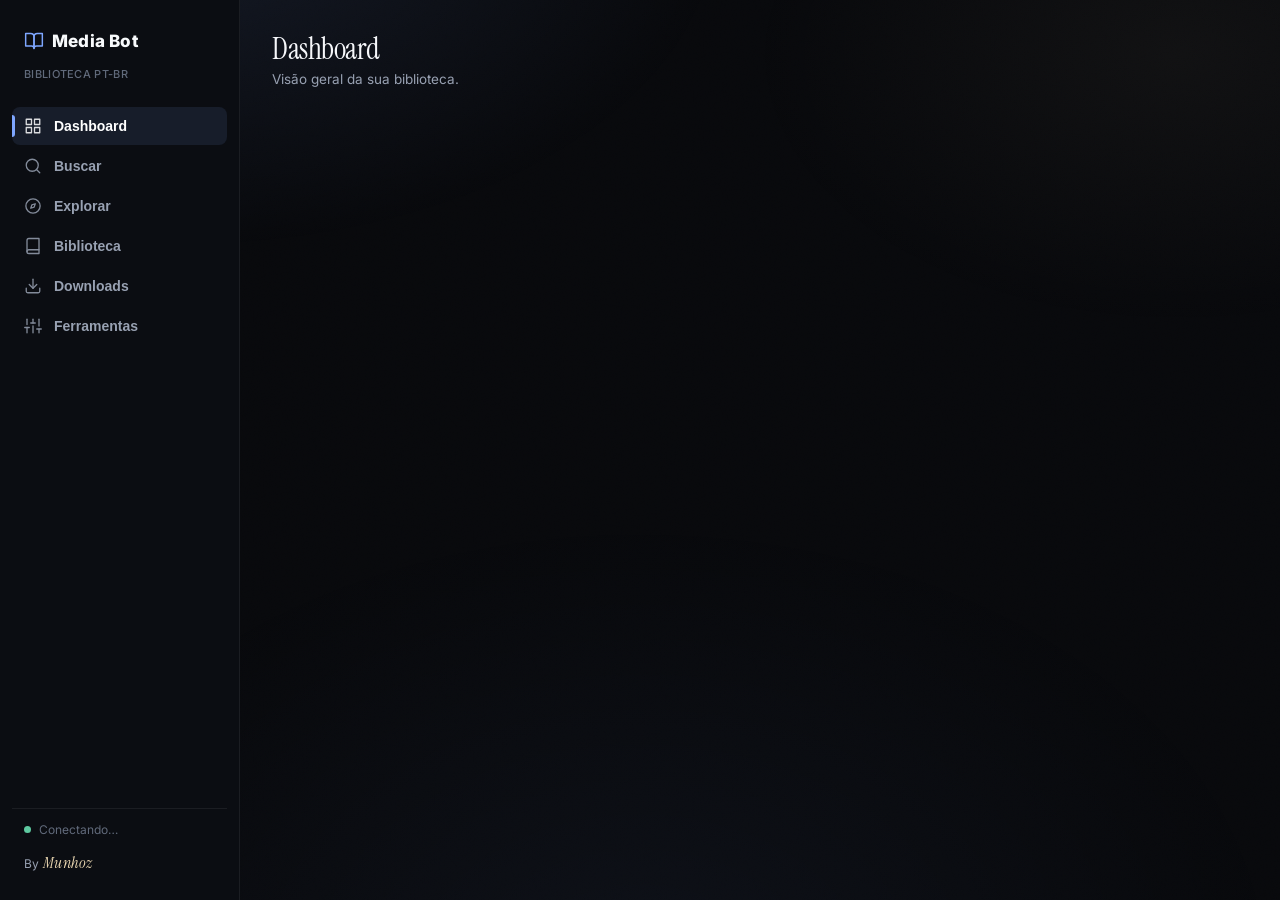
<file: frontend/index.html>
<!DOCTYPE html>
<html lang="pt-br">
<head>
  <meta charset="utf-8" />
  <meta name="viewport" content="width=device-width, initial-scale=1" />
  <title>Media Bot PT-BR</title>
  <link rel="stylesheet" href="styles.css" />
</head>
<body>
  <div id="app">
    <aside class="sidebar">
      <div class="brand">
        <svg class="ico" viewBox="0 0 24 24" fill="none" stroke="currentColor" stroke-width="1.75" stroke-linecap="round" stroke-linejoin="round"><path d="M2 3h6a4 4 0 0 1 4 4v14a3 3 0 0 0-3-3H2z"/><path d="M22 3h-6a4 4 0 0 0-4 4v14a3 3 0 0 1 3-3h7z"/></svg>
        Media Bot
      </div>
      <div class="brand-sub">Biblioteca PT-BR</div>
      <nav>
        <button class="nav-item active" data-view="dashboard">
          <svg class="ico" viewBox="0 0 24 24" fill="none" stroke="currentColor" stroke-width="1.75" stroke-linecap="round" stroke-linejoin="round"><rect x="3" y="3" width="7" height="7"/><rect x="14" y="3" width="7" height="7"/><rect x="14" y="14" width="7" height="7"/><rect x="3" y="14" width="7" height="7"/></svg>
          Dashboard
        </button>
        <button class="nav-item" data-view="search">
          <svg class="ico" viewBox="0 0 24 24" fill="none" stroke="currentColor" stroke-width="1.75" stroke-linecap="round" stroke-linejoin="round"><circle cx="11" cy="11" r="8"/><line x1="21" y1="21" x2="16.65" y2="16.65"/></svg>
          Buscar
        </button>
        <button class="nav-item" data-view="explorar">
          <svg class="ico" viewBox="0 0 24 24" fill="none" stroke="currentColor" stroke-width="1.75" stroke-linecap="round" stroke-linejoin="round"><circle cx="12" cy="12" r="9.5"/><path d="m15 9-4.5 1.5L9 15l4.5-1.5z"/></svg>
          Explorar
        </button>
        <button class="nav-item" data-view="library">
          <svg class="ico" viewBox="0 0 24 24" fill="none" stroke="currentColor" stroke-width="1.75" stroke-linecap="round" stroke-linejoin="round"><path d="M4 19.5A2.5 2.5 0 0 1 6.5 17H20"/><path d="M6.5 2H20v20H6.5A2.5 2.5 0 0 1 4 19.5v-15A2.5 2.5 0 0 1 6.5 2z"/></svg>
          Biblioteca
        </button>
        <button class="nav-item" data-view="downloads">
          <svg class="ico" viewBox="0 0 24 24" fill="none" stroke="currentColor" stroke-width="1.75" stroke-linecap="round" stroke-linejoin="round"><path d="M21 15v4a2 2 0 0 1-2 2H5a2 2 0 0 1-2-2v-4"/><polyline points="7 10 12 15 17 10"/><line x1="12" y1="15" x2="12" y2="3"/></svg>
          Downloads
        </button>
        <button class="nav-item" data-view="tools">
          <svg class="ico" viewBox="0 0 24 24" fill="none" stroke="currentColor" stroke-width="1.75" stroke-linecap="round" stroke-linejoin="round"><line x1="4" y1="21" x2="4" y2="14"/><line x1="4" y1="10" x2="4" y2="3"/><line x1="12" y1="21" x2="12" y2="12"/><line x1="12" y1="8" x2="12" y2="3"/><line x1="20" y1="21" x2="20" y2="16"/><line x1="20" y1="12" x2="20" y2="3"/><line x1="1" y1="14" x2="7" y2="14"/><line x1="9" y1="8" x2="15" y2="8"/><line x1="17" y1="16" x2="23" y2="16"/></svg>
          Ferramentas
        </button>
      </nav>
      <div class="sidebar-foot">
        <span id="conn-state">Conectando…</span>
        <div class="signature">By <b>Munhoz</b></div>
      </div>
    </aside>

    <main class="content">
      <!-- Dashboard -->
      <section id="view-dashboard" class="view active">
        <div class="view-head">
          <h1>Dashboard</h1>
          <div class="sub">Visão geral da sua biblioteca.</div>
        </div>
        <div id="dash-cards" class="card-grid"></div>
      </section>

      <!-- Buscar -->
      <section id="view-search" class="view">
        <div class="view-head">
          <h1>Buscar</h1>
          <div class="sub">Encontre uma série em todas as fontes disponíveis.</div>
        </div>
        <div class="panel">
          <div class="search-bar">
            <div class="search-input"><input id="q" placeholder="Título da série" value="Dandadan" /></div>
            <select id="search-by" title="Buscar pelo campo">
              <option value="titulo">Por título</option>
              <option value="autor">Por autor</option>
              <option value="tudo">Qualquer campo</option>
            </select>
            <select id="media-type" title="Tipo de mídia">
              <option>manga</option><option>livro</option><option>hq</option><option>manhwa</option><option>artigo</option>
            </select>
            <select id="search-lang" title="Idioma (aplica-se a livros/artigos)">
              <option value="">Qualquer idioma</option>
              <option value="pt">Português</option>
              <option value="en">Inglês</option>
              <option value="es">Espanhol</option>
            </select>
            <button id="btn-search" class="btn accent">Buscar</button>
          </div>
          <div class="hint" style="margin-top:10px">O idioma filtra livros/artigos (Archive.org, Gutenberg). Para mangá, o idioma é escolhido depois, ao ver os capítulos.</div>
          <div class="hint" id="search-by-hint" style="margin-top:6px">Não achou? <b>Qualquer campo</b> busca em todos os metadados do Archive.org e acha muito mais que só pelo título.</div>
        </div>
        <div id="search-results" class="card-grid"></div>
      </section>

      <!-- Explorar por gênero -->
      <section class="view" id="view-explorar">
        <div class="view-head">
          <h1>Explorar</h1>
          <div class="sub">Escolha um gênero e veja o que existe — sem digitar nada.</div>
        </div>

        <div class="panel">
          <div class="search-bar">
            <select id="explorar-midia" title="Tipo de mídia">
              <option value="manga">manga</option>
              <option value="manhwa">manhwa</option>
              <option value="livro">livro</option>
              <option value="hq">hq</option>
            </select>
            <select id="explorar-ordenacao" title="Ordenação">
              <option value="relevancia">Melhores do gênero</option>
              <option value="mais_lidos">Mais lidos agora</option>
            </select>
          </div>
          <div id="genero-grid" class="quick-ranges" style="margin-top:14px"></div>
          <div id="subgenero-row" class="quick-ranges" style="margin-top:10px"></div>
          <div class="hint" id="explorar-aviso" style="margin-top:10px;display:none">
            O acervo de HQ é irregular: o assunto é inconsistente e mangá às vezes aparece
            junto. Por isso a lista de gêneros aqui é curta.
          </div>
        </div>

        <div id="explorar-results" class="card-grid"></div>
      </section>

      <!-- Seletor de capítulos -->
      <section id="view-chapters" class="view">
        <div class="view-head row-between">
          <div>
            <h1 id="chapters-title">Capítulos</h1>
            <div id="chapters-summary" class="sub">—</div>
          </div>
          <button id="btn-chapters-back" class="btn ghost">← Voltar</button>
        </div>

        <div class="panel">
          <div class="panel-title">Idioma</div>
          <div class="fields">
            <div class="field">
              <label for="lang-primary">Idioma principal</label>
              <select id="lang-primary" title="Idioma principal da busca/download">
                <option value="pt-br">pt-br</option><option value="en">en</option><option value="es">es</option>
              </select>
            </div>
            <div class="field">
              <label for="lang-fallback">Idioma secundário (fallback)</label>
              <select id="lang-fallback" title="Usado só se o capítulo não vier no principal, após esgotar as re-tentativas">
                <option value="">nenhum</option><option value="pt-br">pt-br</option><option value="en">en</option><option value="es">es</option>
              </select>
              <span class="hint">Só entra em ação após esgotar o idioma principal.</span>
            </div>
          </div>
        </div>

        <div class="panel">
          <div class="panel-title">Download</div>
          <div class="field-label" style="display:flex; align-items:center; gap:8px; margin-bottom:8px">
            Intervalo
            <button id="btn-range-help" class="help-btn" title="Como funciona o intervalo?" aria-label="Ajuda sobre o intervalo">?</button>
          </div>
          <div class="fields" style="align-items:end">
            <div class="field">
              <label for="range-from">de</label>
              <input id="range-from" type="number" min="0" placeholder="ex.: 1" />
            </div>
            <div class="field">
              <label for="range-to">até</label>
              <input id="range-to" type="number" min="0" placeholder="ex.: 50" />
            </div>
            <div class="field">
              <label>&nbsp;</label>
              <button id="btn-range-apply" class="btn">Aplicar intervalo</button>
            </div>
          </div>
          <div id="quick-ranges" class="quick-ranges"></div>
          <div class="actions" style="margin-top:16px">
            <button id="btn-download-all" class="btn success">Baixar tudo (faltantes)</button>
            <button id="btn-download-selected" class="btn accent" disabled>Baixar selecionados (0)</button>
          </div>
        </div>

        <div class="panel">
          <div class="panel-title">Capítulos disponíveis</div>
          <div id="chapter-grid" class="chapter-grid"></div>
        </div>
      </section>

      <!-- Biblioteca -->
      <section id="view-library" class="view">
        <div class="view-head">
          <h1>Biblioteca</h1>
          <div class="sub">Suas séries baixadas, com capa e progresso.</div>
        </div>
        <!-- Capas: placeholder inline (data-URI SVG, sem CDN) via COVER_PLACEHOLDER em app.js;
             substituído em tempo de execução pela capa real de Api.enrich_metadata. -->
        <div id="library-cards" class="card-grid"></div>
      </section>

      <!-- Downloads / Fila -->
      <section id="view-downloads" class="view">
        <div class="view-head">
          <h1>Downloads</h1>
          <div class="sub">Fila persistente — acompanhe, pause e gerencie por item.</div>
        </div>

        <div class="panel">
          <div class="panel-title">Item atual</div>
          <div class="progress"><div id="progress-bar" class="progress-bar"></div></div>
          <div id="progress-text" class="muted">Sem download em andamento.</div>
        </div>

        <div class="panel">
          <div class="row-between" style="align-items:center; margin-bottom:16px">
            <div class="panel-title" style="margin:0">Fila</div>
            <div class="actions">
              <span id="queue-counts" class="pill">—</span>
              <button id="btn-queue-pause" class="btn sm">Pausar fila</button>
              <button id="btn-queue-clear" class="btn sm ghost">Limpar concluídos</button>
            </div>
          </div>
          <div id="queue-list" class="queue-list"></div>
        </div>

        <div class="panel">
          <div class="panel-title">Log em tempo real</div>
          <pre id="log" class="log"></pre>
        </div>
      </section>

      <!-- Ferramentas -->
      <section id="view-tools" class="view">
        <div class="view-head">
          <h1>Ferramentas</h1>
          <div class="sub">Configurações, manutenção e diagnóstico.</div>
        </div>
        <div class="panel">
          <div class="panel-title">Pasta de downloads</div>
          <div class="row-between" style="align-items:center; gap:16px">
            <code id="download-dir" class="path">—</code>
            <div class="actions">
              <button id="btn-open-dir" class="btn">Abrir pasta</button>
              <button id="btn-choose-dir" class="btn accent">Escolher pasta…</button>
            </div>
          </div>
          <div class="hint" style="margin-top:8px">Os arquivos baixados serão salvos aqui. A escolha fica salva entre sessões.</div>
        </div>
        <div class="panel">
          <div class="panel-title">Manutenção</div>
          <div class="actions">
            <button id="btn-cache" class="btn warn">Limpar cache</button>
            <button id="btn-graph" class="btn ghost">Status do grafo</button>
          </div>
        </div>
      </section>
    </main>
  </div>
  <script src="app.js"></script>
</body>
</html>
</file>
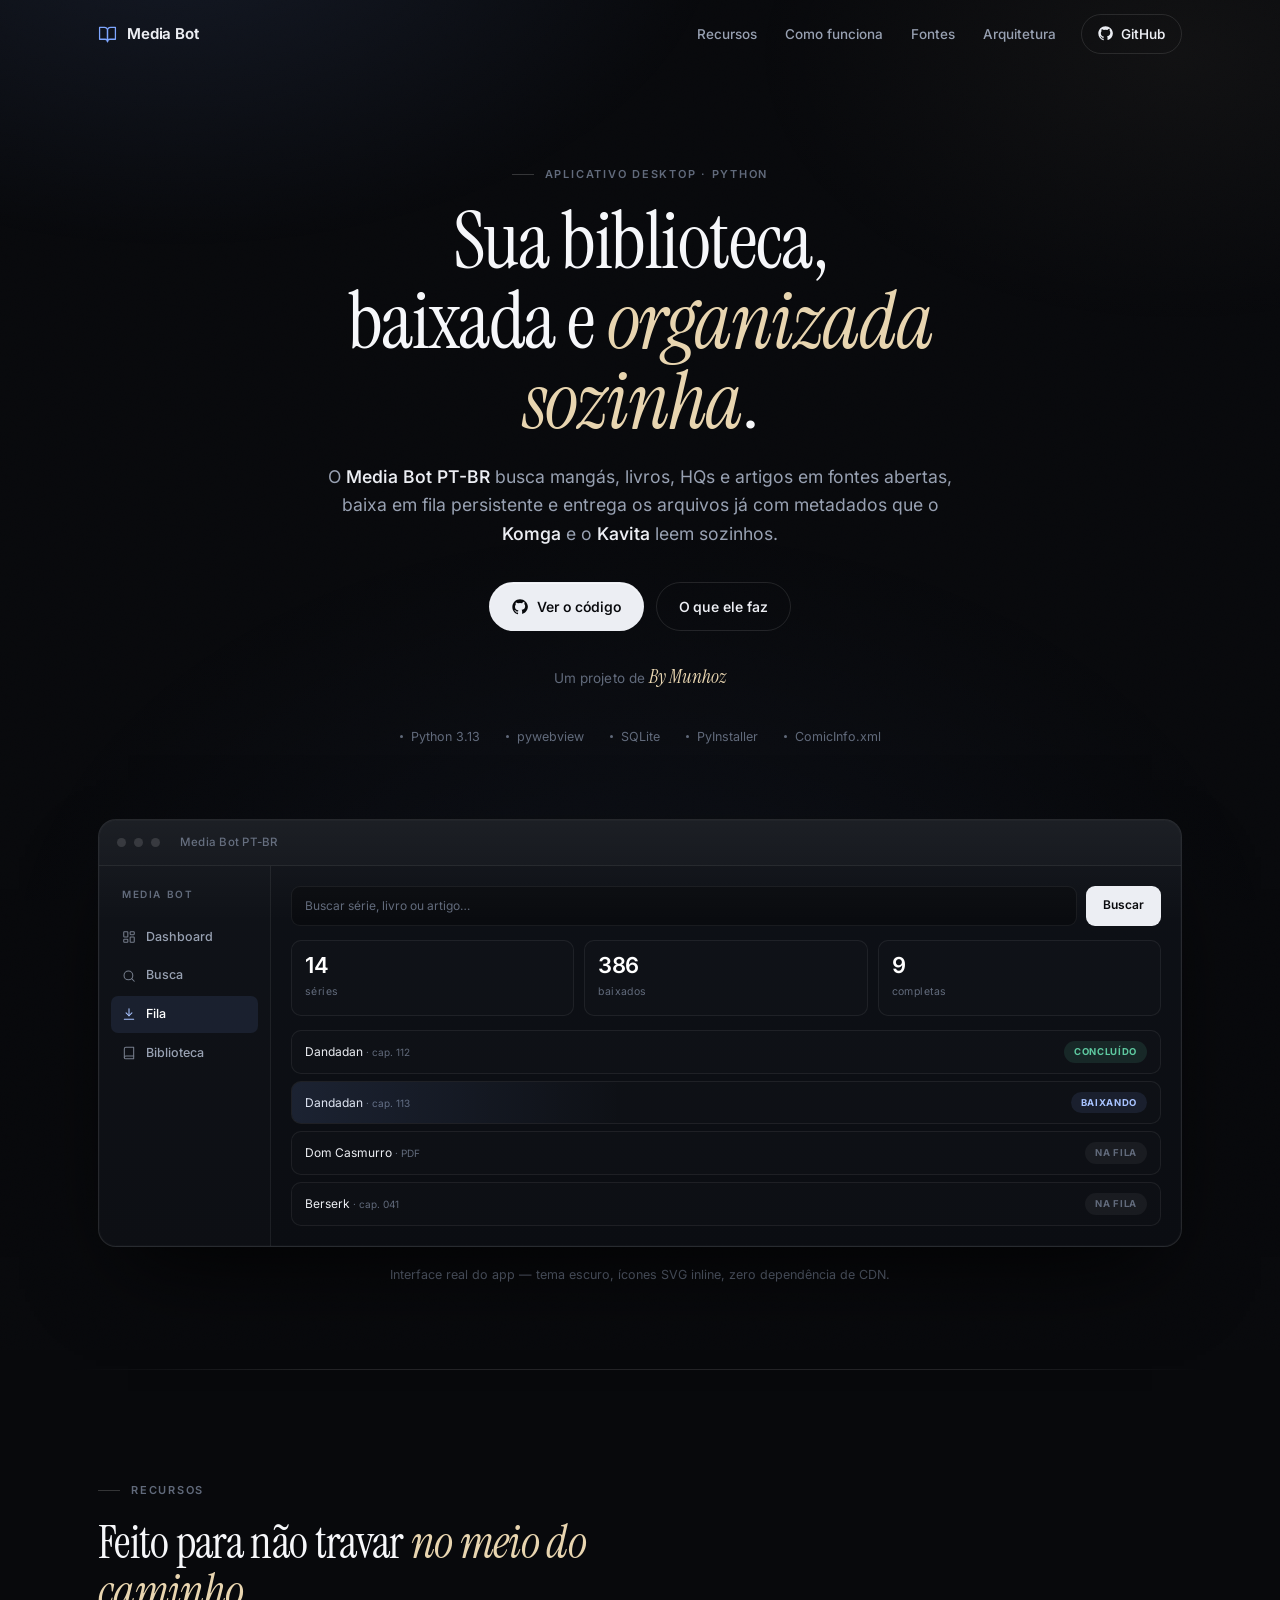
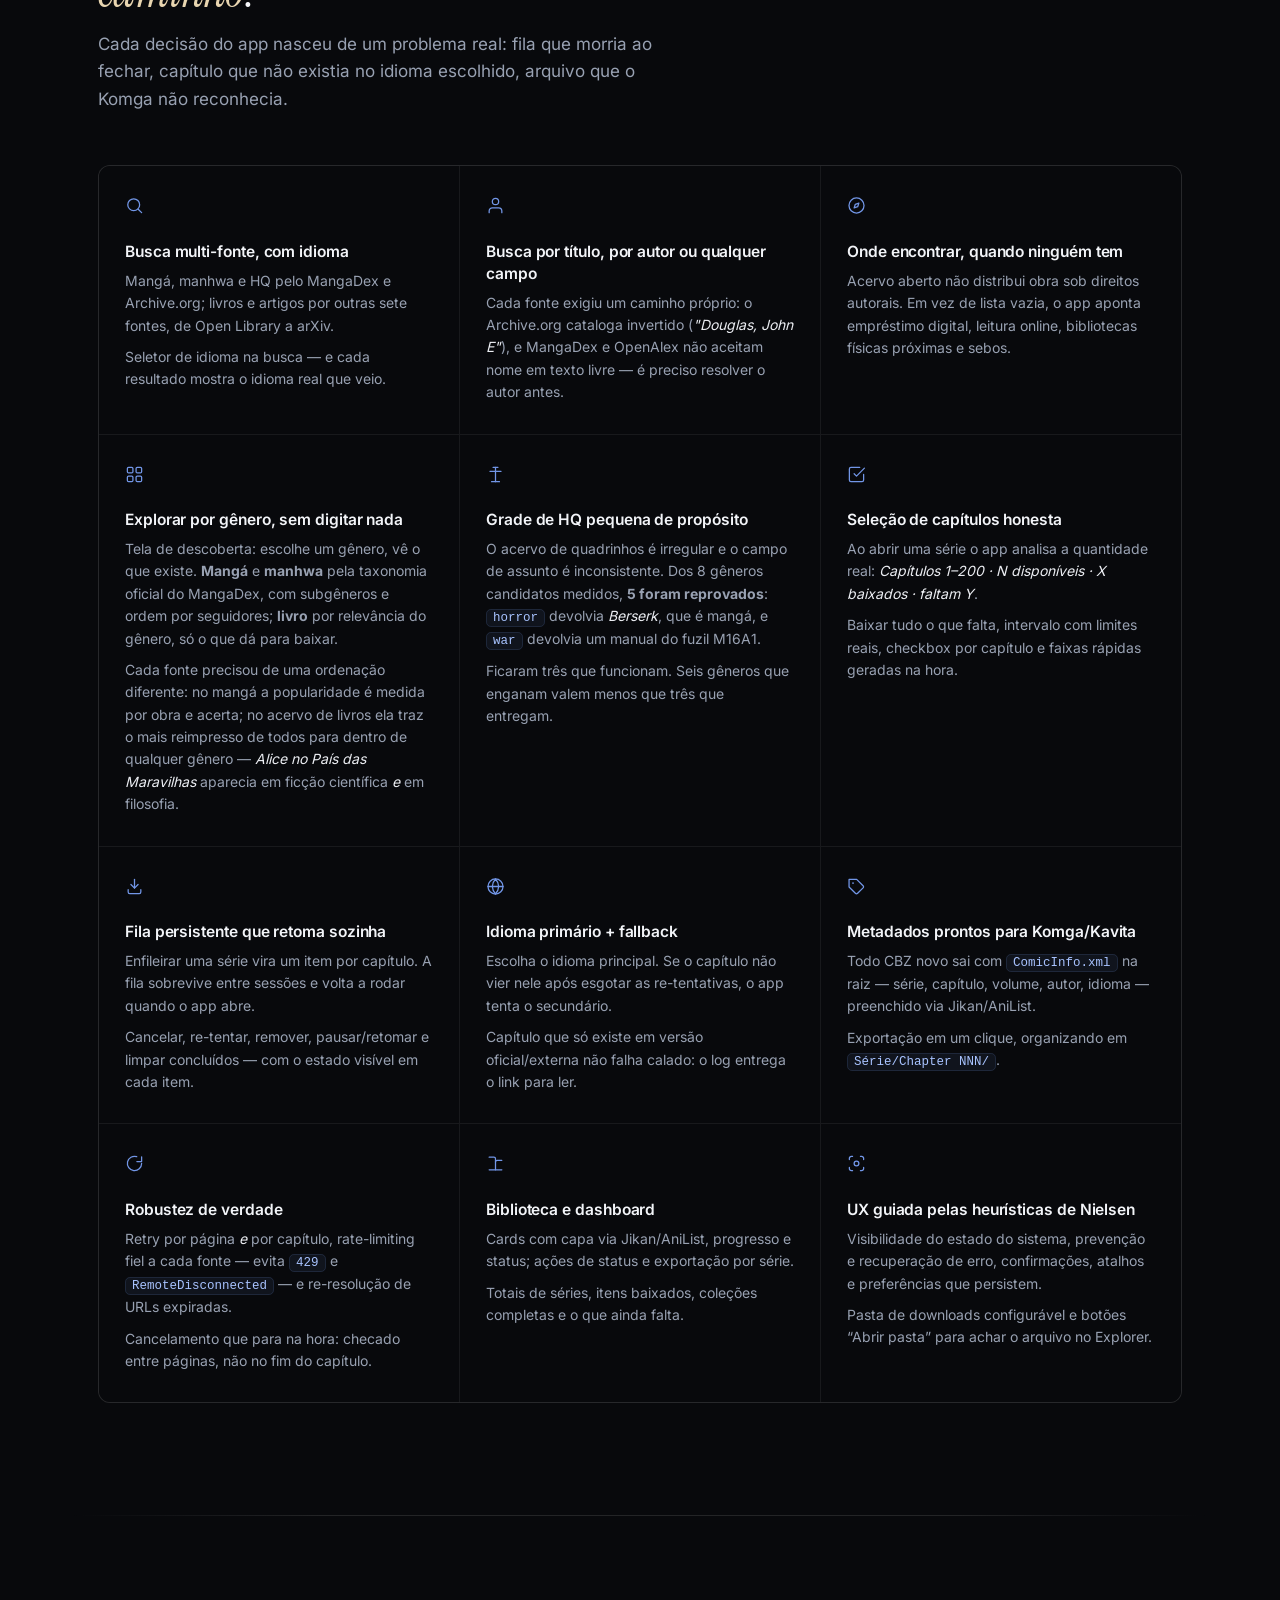
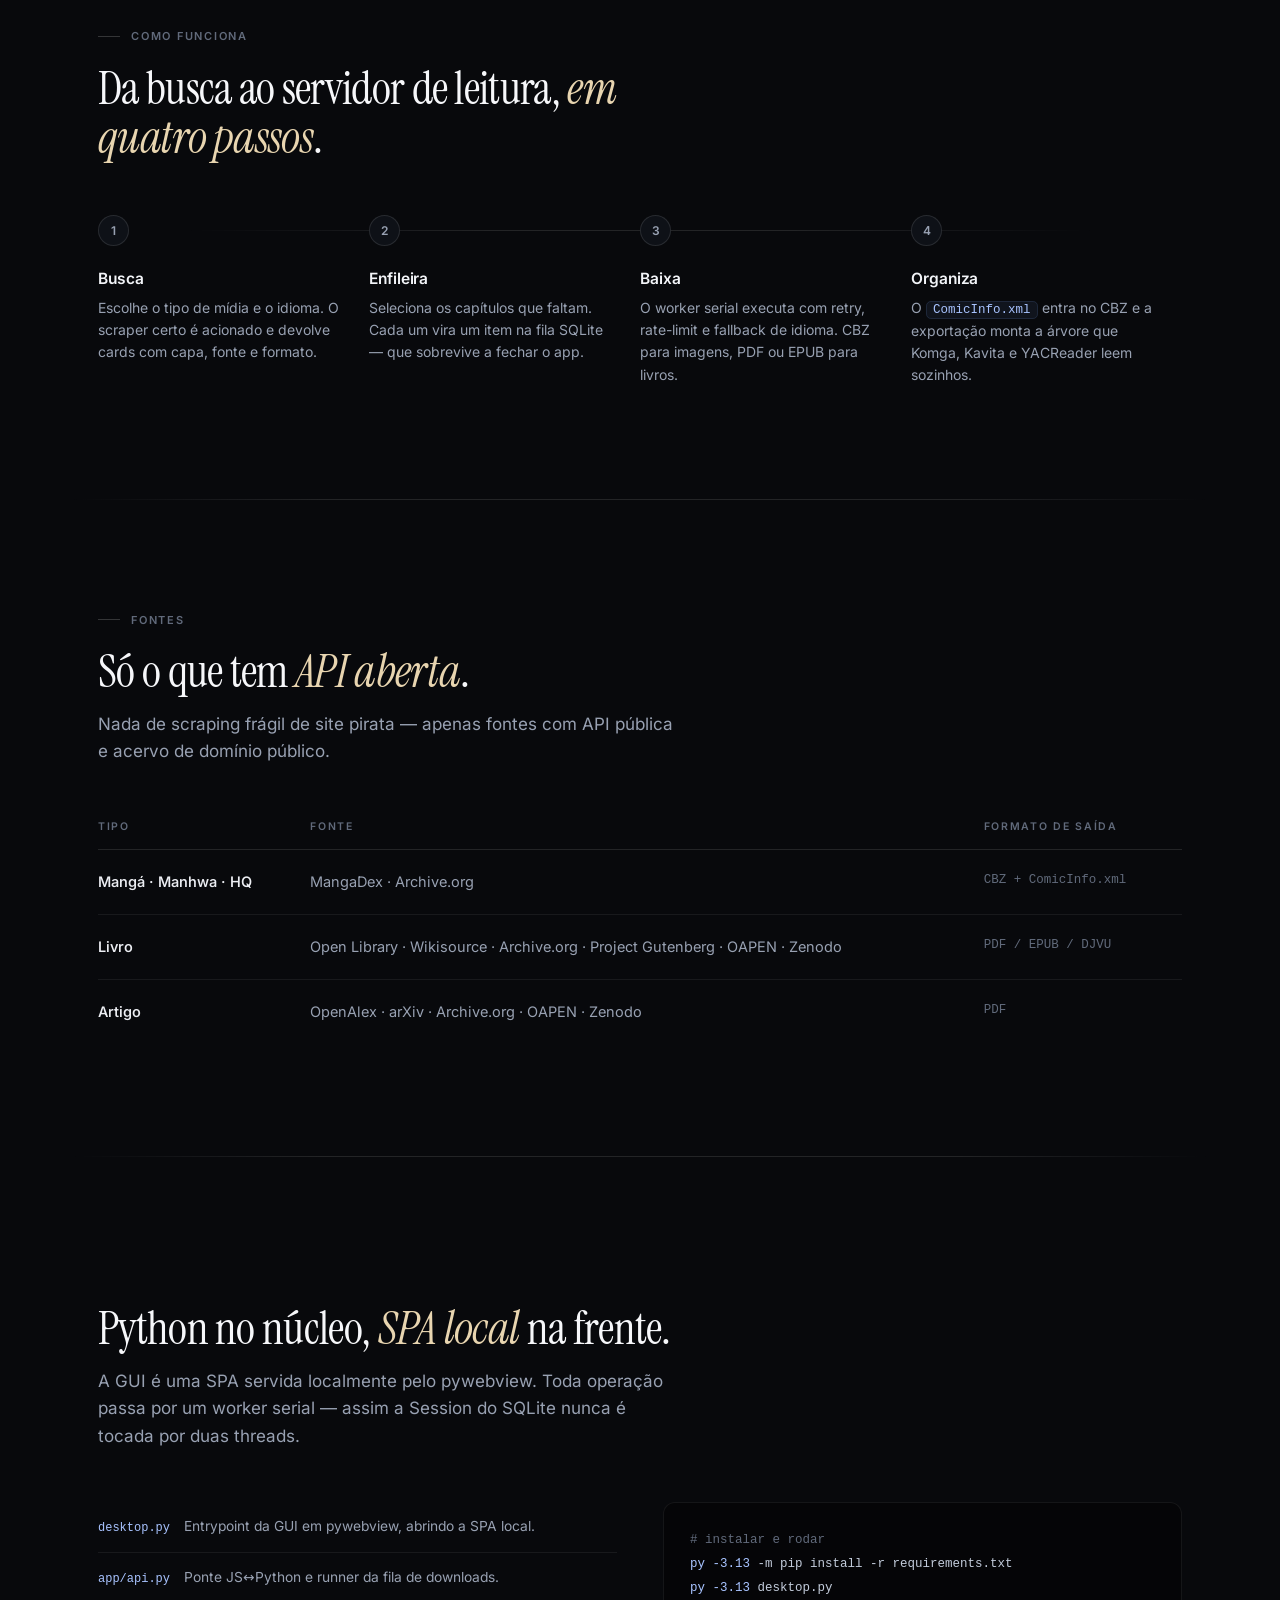
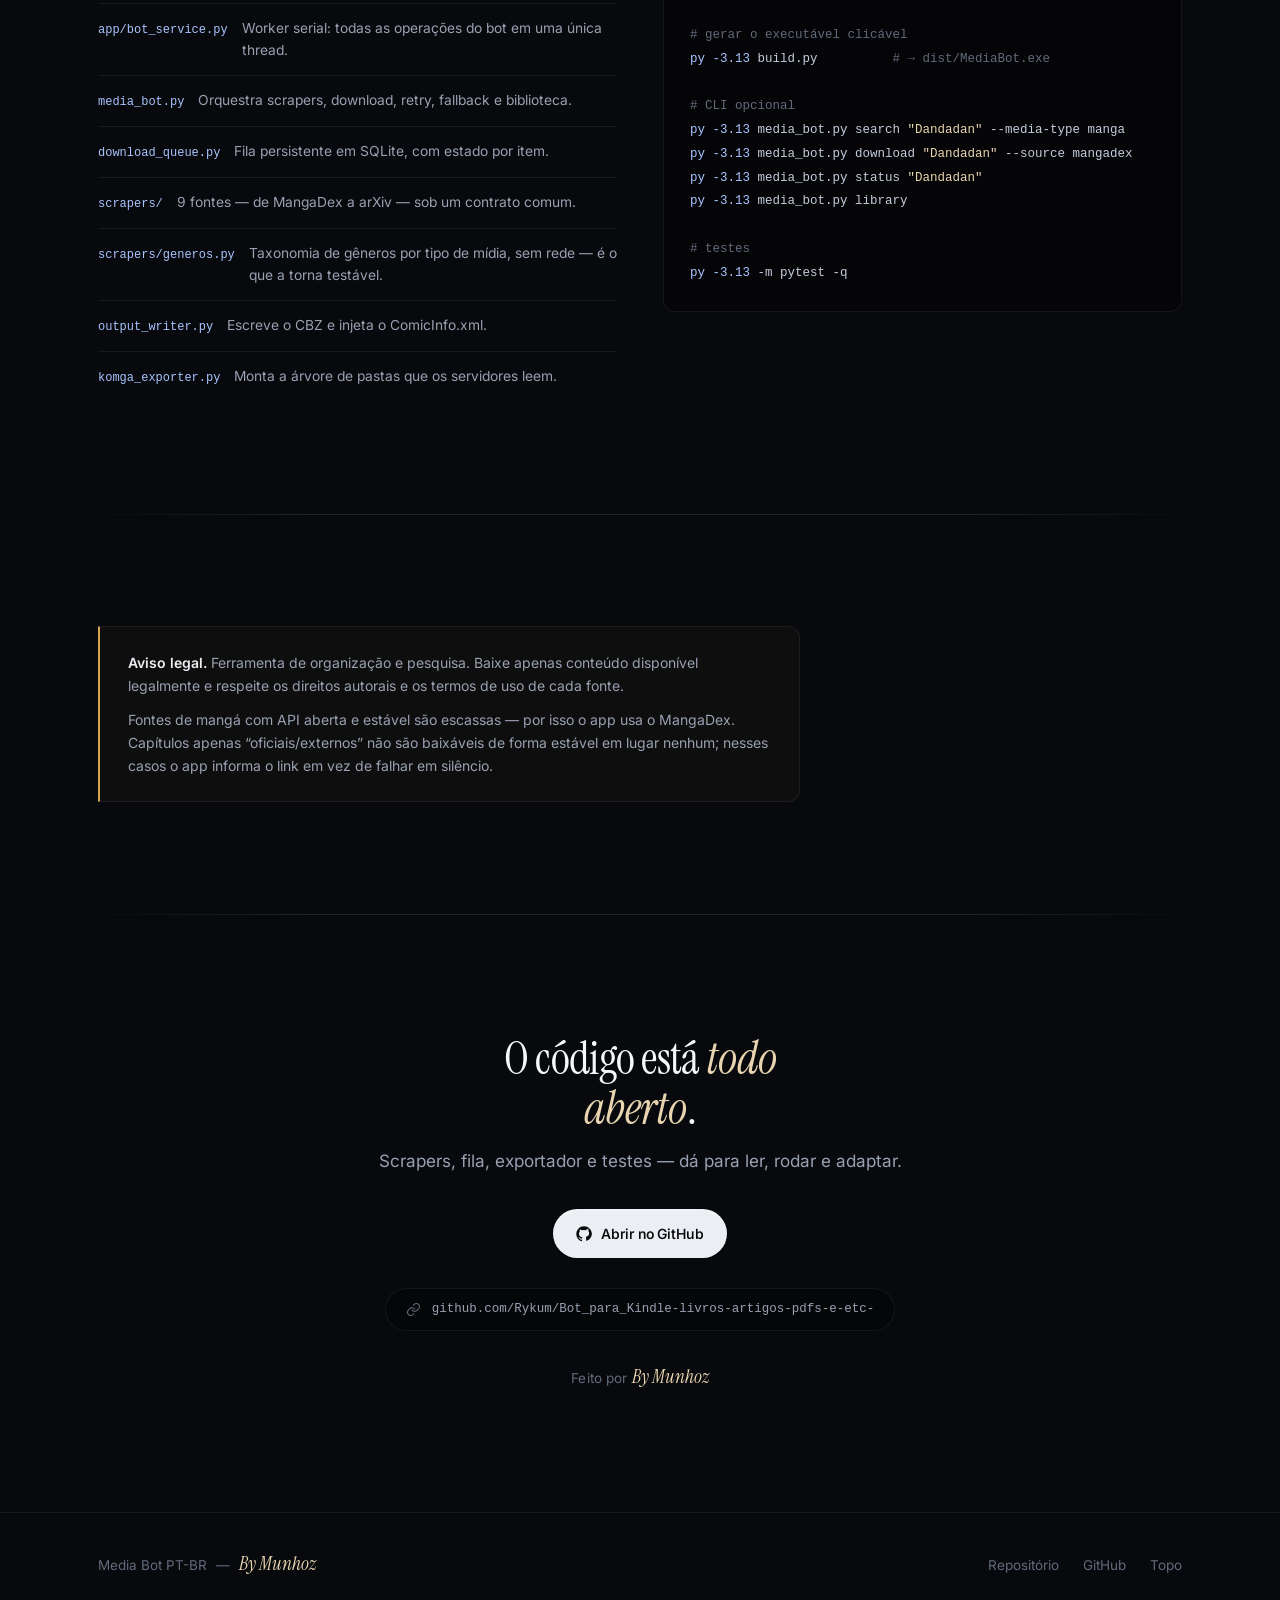
<file: site/index.html>
<!DOCTYPE html>
<html lang="pt-br">
<head>
<meta charset="utf-8" />
<meta name="viewport" content="width=device-width, initial-scale=1" />
<title>Media Bot PT-BR — sua biblioteca, baixada e organizada</title>
<meta name="description" content="Aplicativo desktop em Python que busca por título, autor ou gênero em 9 fontes abertas, baixa e organiza mangás, livros, HQs e artigos — fila persistente, metadados ComicInfo.xml e exportação pronta para Komga e Kavita." />
<meta name="author" content="Munhoz" />
<meta name="color-scheme" content="dark" />
<meta name="theme-color" content="#08090c" />

<meta property="og:type" content="website" />
<meta property="og:title" content="Media Bot PT-BR" />
<meta property="og:description" content="App desktop que busca, baixa e organiza mangás, livros, HQs e artigos — com metadados prontos para Komga e Kavita." />

<link rel="icon" href="data:image/svg+xml,%3Csvg xmlns='http://www.w3.org/2000/svg' viewBox='0 0 24 24' fill='none' stroke='%237ea6ff' stroke-width='2' stroke-linecap='round' stroke-linejoin='round'%3E%3Cpath d='M2 3h6a4 4 0 0 1 4 4v14a3 3 0 0 0-3-3H2z'/%3E%3Cpath d='M22 3h-6a4 4 0 0 0-4 4v14a3 3 0 0 1 3-3h7z'/%3E%3C/svg%3E" />

<link rel="preload" as="font" type="font/woff2" href="fonts/inter-var-latin.woff2" crossorigin />
<link rel="preload" as="font" type="font/woff2" href="fonts/instrumentserif-latin.woff2" crossorigin />

<style>
/* ============================================================
   Media Bot — landing
   Tipografia: Instrument Serif (display) + Inter (texto/UI)
   Paleta: near-black frio + azul funcional + creme editorial
   Fontes auto-hospedadas — nenhuma requisição externa.
   ============================================================ */

@font-face{
  font-family:'Inter'; font-style:normal; font-weight:100 900; font-display:swap;
  src:url(fonts/inter-var-latin.woff2) format('woff2');
  unicode-range:U+0000-00FF,U+0131,U+0152-0153,U+02BB-02BC,U+02C6,U+02DA,U+02DC,U+0304,U+0308,U+0329,U+2000-206F,U+20AC,U+2122,U+2191,U+2193,U+2212,U+2215,U+FEFF,U+FFFD;
}
@font-face{
  font-family:'Instrument Serif'; font-style:normal; font-weight:400; font-display:swap;
  src:url(fonts/instrumentserif-latin.woff2) format('woff2');
  unicode-range:U+0000-00FF,U+0131,U+0152-0153,U+02BB-02BC,U+02C6,U+02DA,U+02DC,U+0304,U+0308,U+0329,U+2000-206F,U+20AC,U+2122,U+2191,U+2193,U+2212,U+2215,U+FEFF,U+FFFD;
}
@font-face{
  font-family:'Instrument Serif'; font-style:italic; font-weight:400; font-display:swap;
  src:url(fonts/instrumentserif-italic-latin.woff2) format('woff2');
  unicode-range:U+0000-00FF,U+0131,U+0152-0153,U+02BB-02BC,U+02C6,U+02DA,U+02DC,U+0304,U+0308,U+0329,U+2000-206F,U+20AC,U+2122,U+2191,U+2193,U+2212,U+2215,U+FEFF,U+FFFD;
}

:root{
  /* superfícies — near-black frio */
  --ink-950:#08090c;
  --ink-900:#0b0d12;
  --ink-850:#0e1117;
  --ink-800:#11151d;
  --ink-750:#151a23;

  /* linhas em alpha: hairlines que respiram, nunca "caixinhas" */
  --line:rgba(255,255,255,.065);
  --line-2:rgba(255,255,255,.11);
  --line-3:rgba(255,255,255,.18);

  /* texto — 3 níveis, sem mais */
  --tx:#eceef3;
  --tx-2:#98a1b2;
  --tx-3:#616a7b;

  /* acentos: azul funcional (interação) + creme editorial (voz) */
  --blue:#7ea6ff;
  --blue-2:#a8c3ff;
  --blue-soft:rgba(126,166,255,.10);
  --cream:#e8d5b0;

  --ok:#5ec9a0;
  --ok-soft:rgba(94,201,160,.12);
  --warn:#d7a355;
  --warn-soft:rgba(215,163,85,.10);

  --r-sm:8px; --r-md:12px; --r-lg:18px;
  --maxw:1140px;
  --gut:28px;
  --ease:cubic-bezier(.22,.61,.36,1);
}

*{box-sizing:border-box;}
html{scroll-behavior:smooth;-webkit-text-size-adjust:100%;}
body{
  margin:0;
  background:var(--ink-950);
  color:var(--tx);
  font-family:'Inter',system-ui,-apple-system,"Segoe UI",sans-serif;
  font-size:15px; line-height:1.65;
  font-feature-settings:"cv05" 1,"cv11" 1,"ss01" 1;
  -webkit-font-smoothing:antialiased;
  -moz-osx-font-smoothing:grayscale;
  overflow-x:hidden;
}

/* ---- textura: grão fino + brilhos radiais muito baixos ---- */
body::before{
  content:"";position:fixed;inset:0;z-index:0;pointer-events:none;
  background:
    radial-gradient(880px 520px at 14% -8%, rgba(126,166,255,.10), transparent 62%),
    radial-gradient(720px 460px at 92% 6%, rgba(232,213,176,.045), transparent 60%),
    radial-gradient(1000px 700px at 50% 108%, rgba(126,166,255,.05), transparent 65%);
}
body::after{
  content:"";position:fixed;inset:-50%;z-index:0;pointer-events:none;
  opacity:.032;mix-blend-mode:overlay;
  background-image:url("data:image/svg+xml,%3Csvg xmlns='http://www.w3.org/2000/svg' width='220' height='220'%3E%3Cfilter id='n'%3E%3CfeTurbulence type='fractalNoise' baseFrequency='.82' numOctaves='4' stitchTiles='stitch'/%3E%3C/filter%3E%3Crect width='220' height='220' filter='url(%23n)'/%3E%3C/svg%3E");
}
header,main,footer{position:relative;z-index:1;}

.wrap{max-width:var(--maxw);margin:0 auto;padding:0 var(--gut);}
.ico{width:18px;height:18px;flex-shrink:0;}
a{color:inherit;}

/* ============ TOPO ============ */
header{position:sticky;top:0;z-index:40;transition:background .3s var(--ease),border-color .3s var(--ease);border-bottom:1px solid transparent;}
body.scrolled header{background:rgba(8,9,12,.72);backdrop-filter:blur(14px) saturate(140%);border-bottom-color:var(--line);}
.nav{display:flex;align-items:center;height:68px;gap:14px;}
.brand{display:flex;align-items:center;gap:10px;text-decoration:none;color:var(--tx);font-weight:650;font-size:15px;letter-spacing:-.01em;}
.brand .ico{width:19px;height:19px;color:var(--blue);}
.nav nav{margin-left:auto;display:flex;align-items:center;gap:2px;}
.nav nav a{
  color:var(--tx-2);text-decoration:none;font-size:13.5px;font-weight:500;
  padding:8px 13px;border-radius:var(--r-sm);transition:color .2s var(--ease);
}
.nav nav a:hover{color:var(--tx);}
.nav .ghost-btn{
  display:inline-flex;align-items:center;gap:8px;margin-left:10px;
  border:1px solid var(--line-2);border-radius:999px;padding:8px 16px;
  font-size:13.5px;font-weight:550;color:var(--tx);text-decoration:none;
  transition:border-color .25s var(--ease),background .25s var(--ease);
}
.nav .ghost-btn:hover{border-color:var(--line-3);background:rgba(255,255,255,.04);}
@media(max-width:760px){.nav nav a:not(.ghost-btn){display:none;}}

/* ============ TIPOGRAFIA ============ */
.serif{font-family:'Instrument Serif',Georgia,'Times New Roman',serif;font-weight:400;}
h1{
  font-family:'Instrument Serif',Georgia,serif;font-weight:400;
  font-size:clamp(42px,7.2vw,80px);line-height:1.0;letter-spacing:-.018em;
  margin:0 0 22px;color:#f6f7fa;
}
h1 em{font-style:italic;color:var(--cream);}
h2{
  font-family:'Instrument Serif',Georgia,serif;font-weight:400;
  font-size:clamp(29px,4.4vw,46px);line-height:1.08;letter-spacing:-.015em;
  margin:0 0 14px;color:#f6f7fa;
}
h2 em{font-style:italic;color:var(--cream);}
h3{font-size:15.5px;font-weight:600;letter-spacing:-.005em;margin:0 0 7px;color:#f2f4f8;line-height:1.4;}
.eyebrow{
  font-size:11px;font-weight:600;letter-spacing:.16em;text-transform:uppercase;
  color:var(--tx-3);margin:0 0 18px;display:flex;align-items:center;gap:11px;
}
.eyebrow::before{content:"";width:22px;height:1px;background:var(--line-3);}
.lead{font-size:17px;line-height:1.62;color:var(--tx-2);max-width:60ch;margin:0;}
.lead b{color:var(--tx);font-weight:550;}

/* ============ SEÇÕES ============ */
section{padding:112px 0;position:relative;}
section + section::before{
  content:"";position:absolute;top:0;left:50%;transform:translateX(-50%);
  width:min(var(--maxw),calc(100% - var(--gut)*2));height:1px;
  background:linear-gradient(90deg,transparent,var(--line-2) 22%,var(--line-2) 78%,transparent);
}
.section-head{margin-bottom:52px;max-width:64ch;}
@media(max-width:700px){section{padding:80px 0;}}

/* ============ HERO ============ */
.hero{padding:96px 0 84px;text-align:center;}
.hero .eyebrow{justify-content:center;}
.hero h1{max-width:16ch;margin-inline:auto;}
.hero .lead{margin-inline:auto;text-align:center;font-size:17.5px;}
.hero-actions{display:flex;flex-wrap:wrap;gap:12px;justify-content:center;margin-top:34px;}

.btn{
  display:inline-flex;align-items:center;gap:9px;justify-content:center;
  padding:12px 22px;border-radius:999px;text-decoration:none;
  font-size:14px;font-weight:550;letter-spacing:-.005em;
  border:1px solid transparent;position:relative;
  transition:transform .2s var(--ease),background .25s var(--ease),border-color .25s var(--ease),box-shadow .25s var(--ease);
}
.btn:active{transform:translateY(1px);}
.btn-primary{background:var(--tx);color:var(--ink-950);box-shadow:0 1px 0 rgba(255,255,255,.5) inset;}
.btn-primary:hover{background:#fff;box-shadow:0 0 34px rgba(126,166,255,.22),0 1px 0 rgba(255,255,255,.6) inset;}
.btn-ghost{border-color:var(--line-2);color:var(--tx);}
.btn-ghost:hover{border-color:var(--line-3);background:rgba(255,255,255,.035);}

/* assinatura do autor */
.byline{margin:30px 0 0;font-size:13.5px;color:var(--tx-3);letter-spacing:.01em;}
.byline em{
  font-family:'Instrument Serif',Georgia,serif;font-style:italic;
  color:var(--cream);font-size:19px;letter-spacing:0;
}

/* endereço do repositório, visível como texto */
.repo-link{
  display:inline-flex;align-items:center;gap:11px;margin-top:30px;max-width:100%;
  font-family:ui-monospace,"Cascadia Code",SFMono-Regular,Consolas,monospace;
  font-size:12.5px;line-height:1.5;color:var(--tx-2);text-decoration:none;
  border:1px solid var(--line);border-radius:999px;padding:11px 20px;
  background:rgba(0,0,0,.28);word-break:break-all;text-align:left;
  transition:border-color .25s var(--ease),color .25s var(--ease),background .25s var(--ease);
}
.repo-link .ico{width:15px;height:15px;color:var(--tx-3);transition:color .25s var(--ease);}
.repo-link:hover{border-color:var(--line-3);color:var(--tx);background:rgba(255,255,255,.03);}
.repo-link:hover .ico{color:var(--blue);}
@media(max-width:560px){.repo-link{font-size:11px;padding:11px 16px;border-radius:14px;}}

.meta-row{
  display:flex;flex-wrap:wrap;gap:10px 26px;justify-content:center;margin-top:34px;
  font-size:12.5px;color:var(--tx-3);
}
.meta-row span{display:inline-flex;align-items:center;gap:8px;}
.meta-row span::before{content:"";width:3px;height:3px;border-radius:50%;background:var(--tx-3);}

/* ============ MOCK DA JANELA ============ */
.shell{
  margin-top:72px;position:relative;
  border:1px solid var(--line-2);border-radius:var(--r-lg);
  background:linear-gradient(180deg,var(--ink-850),var(--ink-900));
  box-shadow:0 40px 90px -30px rgba(0,0,0,.9),0 0 0 1px rgba(255,255,255,.02) inset;
  overflow:hidden;text-align:left;
}
.shell::after{
  content:"";position:absolute;inset:0;pointer-events:none;
  background:linear-gradient(180deg,rgba(255,255,255,.045),transparent 24%);
}
.shell-bar{
  display:flex;align-items:center;gap:8px;padding:13px 18px;
  border-bottom:1px solid var(--line);background:rgba(255,255,255,.014);
}
.shell-bar i{width:9px;height:9px;border-radius:50%;background:rgba(255,255,255,.13);display:block;}
.shell-bar b{
  margin-left:12px;font-size:11.5px;font-weight:500;color:var(--tx-3);letter-spacing:.02em;
}
.shell-body{display:grid;grid-template-columns:172px 1fr;min-height:352px;}
@media(max-width:640px){.shell-body{grid-template-columns:1fr;} .shell-side{display:none!important;}}

.shell-side{
  border-right:1px solid var(--line);padding:20px 12px;
  display:flex;flex-direction:column;gap:2px;background:rgba(255,255,255,.008);
}
.shell-side .cap{
  font-size:10px;letter-spacing:.16em;text-transform:uppercase;color:var(--tx-3);
  padding:0 11px 14px;font-weight:600;
}
.shell-side a{
  display:flex;align-items:center;gap:10px;padding:8px 11px;border-radius:7px;
  color:var(--tx-2);font-size:12.5px;font-weight:500;text-decoration:none;
}
.shell-side a .ico{width:14px;height:14px;opacity:.75;}
.shell-side a.on{background:var(--blue-soft);color:#fff;}
.shell-side a.on .ico{opacity:1;color:var(--blue-2);}

.shell-main{padding:20px;display:flex;flex-direction:column;gap:14px;}
.m-search{display:flex;gap:9px;}
.m-search .fake-input{
  flex:1;border:1px solid var(--line);border-radius:9px;padding:9px 13px;
  color:var(--tx-3);font-size:12px;background:rgba(0,0,0,.28);
}
.m-search .fake-btn{
  border-radius:9px;padding:9px 17px;font-size:12px;font-weight:600;
  background:var(--tx);color:var(--ink-950);
}
.m-stats{display:grid;grid-template-columns:repeat(3,1fr);gap:10px;}
.m-stats div{border:1px solid var(--line);border-radius:10px;padding:12px 13px;background:rgba(255,255,255,.012);}
.m-stats strong{display:block;font-size:22px;font-weight:600;color:#fff;line-height:1.15;letter-spacing:-.02em;}
.m-stats small{color:var(--tx-3);font-size:10.5px;letter-spacing:.04em;}
.m-queue{display:flex;flex-direction:column;gap:7px;}
.m-queue > div{
  display:flex;align-items:center;gap:11px;position:relative;overflow:hidden;
  border:1px solid var(--line);border-radius:10px;padding:10px 13px;
  font-size:12px;background:rgba(255,255,255,.012);
}
.m-queue p{margin:0;flex:1;color:var(--tx);}
.m-queue p small{color:var(--tx-3);}
.m-queue .row-dl::before{
  content:"";position:absolute;left:0;top:0;bottom:0;width:38%;
  background:linear-gradient(90deg,rgba(126,166,255,.12),transparent);
  animation:sweep 2.6s var(--ease) infinite;
}
@keyframes sweep{0%{transform:translateX(-100%);}60%,100%{transform:translateX(300%);}}
.tag{
  font-size:9.5px;font-weight:700;letter-spacing:.07em;text-transform:uppercase;
  padding:3px 10px;border-radius:999px;position:relative;
}
.tag.done{background:var(--ok-soft);color:var(--ok);}
.tag.dl{background:var(--blue-soft);color:var(--blue-2);}
.tag.wait{background:rgba(255,255,255,.05);color:var(--tx-3);}
.shell-cap{margin:18px 0 0;text-align:center;font-size:12.5px;color:var(--tx-3);}

/* ============ CARDS ============ */
.grid{display:grid;grid-template-columns:repeat(auto-fill,minmax(300px,1fr));gap:1px;background:var(--line);border:1px solid var(--line);border-radius:var(--r-md);overflow:hidden;}
.card{
  background:var(--ink-950);padding:30px 26px;position:relative;isolation:isolate;
  transition:background .3s var(--ease);
}
.card::before{
  content:"";position:absolute;inset:0;z-index:-1;opacity:0;
  background:radial-gradient(340px circle at var(--mx,50%) var(--my,50%),rgba(126,166,255,.08),transparent 65%);
  transition:opacity .35s var(--ease);
}
.card:hover{background:var(--ink-900);}
.card:hover::before{opacity:1;}
.card .ico{width:19px;height:19px;color:var(--blue);opacity:.9;margin-bottom:18px;}
.card p{margin:0;color:var(--tx-2);font-size:14px;line-height:1.6;}
.card p + p{margin-top:9px;}
.card i{font-style:italic;color:var(--tx);}

code,.mono{
  font-family:ui-monospace,"Cascadia Code",SFMono-Regular,Consolas,monospace;
  font-size:12.5px;
}
code{
  color:var(--blue-2);background:rgba(126,166,255,.07);
  border:1px solid rgba(126,166,255,.13);padding:1px 6px;border-radius:5px;
  white-space:nowrap;
}

/* ============ FLUXO ============ */
.flow{display:grid;grid-template-columns:repeat(4,1fr);gap:0;counter-reset:s;position:relative;}
.flow::before{
  content:"";position:absolute;top:15px;left:8%;right:8%;height:1px;
  background:linear-gradient(90deg,transparent,var(--line-2),var(--line-2),transparent);
}
.step{padding:0 22px 0 0;position:relative;}
.step .n{
  counter-increment:s;position:relative;z-index:1;
  display:grid;place-items:center;width:31px;height:31px;border-radius:50%;
  background:var(--ink-850);border:1px solid var(--line-2);
  color:var(--tx-2);font-size:12px;font-weight:600;margin-bottom:22px;
}
.step .n::after{content:counter(s);}
.step p{margin:0;color:var(--tx-2);font-size:14px;line-height:1.6;}
@media(max-width:860px){
  .flow{grid-template-columns:1fr 1fr;row-gap:40px;}
  .flow::before{display:none;}
}
@media(max-width:520px){.flow{grid-template-columns:1fr;}}

/* ============ TABELA ============ */
table{border-collapse:collapse;width:100%;min-width:540px;font-size:14.5px;}
.table-scroll{overflow-x:auto;}
th{
  text-align:left;padding:0 20px 14px 0;font-size:10.5px;font-weight:600;
  letter-spacing:.16em;text-transform:uppercase;color:var(--tx-3);
  border-bottom:1px solid var(--line-2);
}
td{padding:20px 20px 20px 0;border-bottom:1px solid var(--line);color:var(--tx-2);vertical-align:top;}
tr:last-child td{border-bottom:0;}
td:first-child{color:var(--tx);font-weight:550;}
td.mono{color:var(--tx-3);}

/* ============ ARQUITETURA ============ */
.arch{display:grid;grid-template-columns:1fr 1fr;gap:46px;align-items:start;}
@media(max-width:880px){.arch{grid-template-columns:1fr;gap:36px;}}
.arch-list{list-style:none;margin:0;padding:0;}
.arch-list li{
  display:grid;grid-template-columns:auto 1fr;gap:14px;align-items:baseline;
  padding:13px 0;border-bottom:1px solid var(--line);
  font-size:13.8px;color:var(--tx-2);
}
.arch-list li:last-child{border-bottom:0;}
.arch-list b{
  font-family:ui-monospace,"Cascadia Code",Consolas,monospace;font-size:12px;
  color:var(--blue-2);font-weight:500;white-space:nowrap;
}
pre{
  margin:0;padding:26px;border:1px solid var(--line);border-radius:var(--r-md);
  background:rgba(0,0,0,.34);overflow-x:auto;
  font-family:ui-monospace,"Cascadia Code",Consolas,monospace;
  font-size:12.5px;line-height:1.9;color:#c3ccdb;
}
pre .c{color:var(--tx-3);}
pre .k{color:var(--blue-2);}
pre .s{color:var(--cream);}

/* ============ NOTA ============ */
.note{
  border:1px solid var(--line);border-left:2px solid var(--warn);
  border-radius:0 var(--r-md) var(--r-md) 0;
  padding:24px 28px;background:rgba(215,163,85,.035);max-width:78ch;
}
.note p{margin:0;font-size:14px;line-height:1.65;color:var(--tx-2);}
.note p + p{margin-top:11px;}
.note b{color:var(--tx);font-weight:600;}

/* ============ CTA FINAL ============ */
.cta-final{text-align:center;padding:120px 0;}
.cta-final h2{max-width:18ch;margin-inline:auto;}
.cta-final .lead{margin-inline:auto;text-align:center;}

/* ============ RODAPÉ ============ */
footer{border-top:1px solid var(--line);padding:40px 0 52px;}
.foot{display:flex;flex-wrap:wrap;gap:18px;align-items:center;justify-content:space-between;}
.sig{font-size:13.5px;color:var(--tx-3);margin:0;display:flex;align-items:baseline;gap:9px;flex-wrap:wrap;}
.sig b{color:var(--tx-2);font-weight:550;}
.sig .serif{font-style:italic;color:var(--cream);font-size:19px;line-height:1.2;}
.foot-links{display:flex;gap:24px;}
.foot-links a{color:var(--tx-3);text-decoration:none;font-size:13.5px;transition:color .2s var(--ease);}
.foot-links a:hover{color:var(--tx);}

/* ============ ANIMAÇÕES DE ENTRADA ============ */
[data-reveal]{
  opacity:0;transform:translateY(14px);
  transition:opacity .8s var(--ease),transform .8s var(--ease);
  transition-delay:var(--d,0ms);
}
[data-reveal].in{opacity:1;transform:none;}

::selection{background:rgba(126,166,255,.26);color:#fff;}
:focus-visible{outline:2px solid var(--blue);outline-offset:3px;border-radius:4px;}

::-webkit-scrollbar{width:11px;height:11px;}
::-webkit-scrollbar-thumb{background:rgba(255,255,255,.11);border-radius:999px;border:3px solid transparent;background-clip:content-box;}
::-webkit-scrollbar-thumb:hover{background:rgba(255,255,255,.2);background-clip:content-box;}
::-webkit-scrollbar-track{background:transparent;}

@media(prefers-reduced-motion:reduce){
  html{scroll-behavior:auto;}
  *,*::before,*::after{animation:none!important;transition:none!important;}
  [data-reveal]{opacity:1;transform:none;}
}
</style>
</head>
<body>

<header>
  <div class="wrap nav">
    <a class="brand" href="#top">
      <svg class="ico" viewBox="0 0 24 24" fill="none" stroke="currentColor" stroke-width="1.6" stroke-linecap="round" stroke-linejoin="round"><path d="M2 3h6a4 4 0 0 1 4 4v14a3 3 0 0 0-3-3H2z"/><path d="M22 3h-6a4 4 0 0 0-4 4v14a3 3 0 0 1 3-3h7z"/></svg>
      Media&nbsp;Bot
    </a>
    <nav>
      <a href="#recursos">Recursos</a>
      <a href="#fluxo">Como funciona</a>
      <a href="#fontes">Fontes</a>
      <a href="#arquitetura">Arquitetura</a>
      <a class="ghost-btn" href="https://github.com/Rykum/Bot_para_Kindle-livros-artigos-pdfs-e-etc-" target="_blank" rel="noopener">
        <svg class="ico" style="width:15px;height:15px" viewBox="0 0 24 24" fill="currentColor" aria-hidden="true"><path d="M12 .5C5.7.5.5 5.7.5 12c0 5.1 3.3 9.4 7.8 10.9.6.1.8-.2.8-.6v-2c-3.2.7-3.9-1.5-3.9-1.5-.5-1.3-1.3-1.7-1.3-1.7-1-.7.1-.7.1-.7 1.1.1 1.7 1.2 1.7 1.2 1 1.8 2.7 1.3 3.4 1 .1-.7.4-1.3.7-1.5-2.6-.3-5.3-1.3-5.3-5.8 0-1.3.5-2.3 1.2-3.1-.1-.3-.5-1.5.1-3.1 0 0 1-.3 3.3 1.2a11 11 0 0 1 6 0C17.4 4 18.4 4.3 18.4 4.3c.6 1.6.2 2.8.1 3.1.8.8 1.2 1.8 1.2 3.1 0 4.5-2.7 5.5-5.3 5.8.4.4.8 1.1.8 2.2v3.2c0 .3.2.7.8.6 4.6-1.5 7.8-5.8 7.8-10.9C23.5 5.7 18.3.5 12 .5z"/></svg>
        GitHub
      </a>
    </nav>
  </div>
</header>

<main id="top">

<!-- ============ HERO ============ -->
<section class="hero">
  <div class="wrap">
    <p class="eyebrow" data-reveal>Aplicativo desktop · Python</p>
    <h1 data-reveal>Sua biblioteca, baixada e <em>organizada sozinha</em>.</h1>
    <p class="lead" data-reveal>
      O <b>Media Bot PT-BR</b> busca mangás, livros, HQs e artigos em fontes abertas,
      baixa em fila persistente e entrega os arquivos já com metadados que o
      <b>Komga</b> e o <b>Kavita</b> leem sozinhos.
    </p>

    <div class="hero-actions" data-reveal>
      <a class="btn btn-primary" href="https://github.com/Rykum/Bot_para_Kindle-livros-artigos-pdfs-e-etc-" target="_blank" rel="noopener">
        <svg class="ico" style="width:16px;height:16px" viewBox="0 0 24 24" fill="currentColor" aria-hidden="true"><path d="M12 .5C5.7.5.5 5.7.5 12c0 5.1 3.3 9.4 7.8 10.9.6.1.8-.2.8-.6v-2c-3.2.7-3.9-1.5-3.9-1.5-.5-1.3-1.3-1.7-1.3-1.7-1-.7.1-.7.1-.7 1.1.1 1.7 1.2 1.7 1.2 1 1.8 2.7 1.3 3.4 1 .1-.7.4-1.3.7-1.5-2.6-.3-5.3-1.3-5.3-5.8 0-1.3.5-2.3 1.2-3.1-.1-.3-.5-1.5.1-3.1 0 0 1-.3 3.3 1.2a11 11 0 0 1 6 0C17.4 4 18.4 4.3 18.4 4.3c.6 1.6.2 2.8.1 3.1.8.8 1.2 1.8 1.2 3.1 0 4.5-2.7 5.5-5.3 5.8.4.4.8 1.1.8 2.2v3.2c0 .3.2.7.8.6 4.6-1.5 7.8-5.8 7.8-10.9C23.5 5.7 18.3.5 12 .5z"/></svg>
        Ver o código
      </a>
      <a class="btn btn-ghost" href="#recursos">O que ele faz</a>
    </div>

    <p class="byline" data-reveal>Um projeto de <em>By Munhoz</em></p>

    <div class="meta-row" data-reveal>
      <span>Python 3.13</span>
      <span>pywebview</span>
      <span>SQLite</span>
      <span>PyInstaller</span>
      <span>ComicInfo.xml</span>
    </div>

    <!-- janela do app -->
    <div class="shell" data-reveal role="img" aria-label="Interface do Media Bot: barra lateral com Dashboard, Busca, Fila e Biblioteca; painel com busca, totais e fila de downloads em andamento.">
      <div class="shell-bar"><i></i><i></i><i></i><b>Media Bot PT-BR</b></div>
      <div class="shell-body">
        <div class="shell-side">
          <span class="cap">Media Bot</span>
          <a href="#"><svg class="ico" viewBox="0 0 24 24" fill="none" stroke="currentColor" stroke-width="1.8" stroke-linecap="round" stroke-linejoin="round"><rect x="3" y="3" width="7" height="9" rx="1"/><rect x="14" y="3" width="7" height="5" rx="1"/><rect x="14" y="12" width="7" height="9" rx="1"/><rect x="3" y="16" width="7" height="5" rx="1"/></svg>Dashboard</a>
          <a href="#"><svg class="ico" viewBox="0 0 24 24" fill="none" stroke="currentColor" stroke-width="1.8" stroke-linecap="round" stroke-linejoin="round"><circle cx="11" cy="11" r="7.5"/><path d="m21 21-4.35-4.35"/></svg>Busca</a>
          <a href="#" class="on"><svg class="ico" viewBox="0 0 24 24" fill="none" stroke="currentColor" stroke-width="1.8" stroke-linecap="round" stroke-linejoin="round"><path d="M12 3v12"/><path d="m7 10 5 5 5-5"/><path d="M4 21h16"/></svg>Fila</a>
          <a href="#"><svg class="ico" viewBox="0 0 24 24" fill="none" stroke="currentColor" stroke-width="1.8" stroke-linecap="round" stroke-linejoin="round"><path d="M4 19.5A2.5 2.5 0 0 1 6.5 17H20"/><path d="M6.5 2H20v20H6.5A2.5 2.5 0 0 1 4 19.5v-15A2.5 2.5 0 0 1 6.5 2z"/></svg>Biblioteca</a>
        </div>
        <div class="shell-main">
          <div class="m-search">
            <div class="fake-input">Buscar série, livro ou artigo…</div>
            <div class="fake-btn">Buscar</div>
          </div>
          <div class="m-stats">
            <div><strong>14</strong><small>séries</small></div>
            <div><strong>386</strong><small>baixados</small></div>
            <div><strong>9</strong><small>completas</small></div>
          </div>
          <div class="m-queue">
            <div><p>Dandadan <small>· cap. 112</small></p><span class="tag done">concluído</span></div>
            <div class="row-dl"><p>Dandadan <small>· cap. 113</small></p><span class="tag dl">baixando</span></div>
            <div><p>Dom Casmurro <small>· PDF</small></p><span class="tag wait">na fila</span></div>
            <div><p>Berserk <small>· cap. 041</small></p><span class="tag wait">na fila</span></div>
          </div>
        </div>
      </div>
    </div>
    <p class="shell-cap" data-reveal>Interface real do app — tema escuro, ícones SVG inline, zero dependência de CDN.</p>
  </div>
</section>

<!-- ============ RECURSOS ============ -->
<section id="recursos">
  <div class="wrap">
    <div class="section-head">
      <p class="eyebrow" data-reveal>Recursos</p>
      <h2 data-reveal>Feito para não travar <em>no meio do caminho</em>.</h2>
      <p class="lead" data-reveal>Cada decisão do app nasceu de um problema real: fila que morria ao fechar, capítulo que não existia no idioma escolhido, arquivo que o Komga não reconhecia.</p>
    </div>

    <div class="grid">
      <div class="card" data-reveal>
        <svg class="ico" viewBox="0 0 24 24" fill="none" stroke="currentColor" stroke-width="1.6" stroke-linecap="round" stroke-linejoin="round"><circle cx="11" cy="11" r="7.5"/><path d="m21 21-4.35-4.35"/></svg>
        <h3>Busca multi-fonte, com idioma</h3>
        <p>Mangá, manhwa e HQ pelo MangaDex e Archive.org; livros e artigos por outras sete fontes, de Open Library a arXiv.</p>
        <p>Seletor de idioma na busca — e cada resultado mostra o idioma real que veio.</p>
      </div>

      <div class="card" data-reveal>
        <svg class="ico" viewBox="0 0 24 24" fill="none" stroke="currentColor" stroke-width="1.6" stroke-linecap="round" stroke-linejoin="round"><path d="M20 21v-2a4 4 0 0 0-4-4H8a4 4 0 0 0-4 4v2"/><circle cx="12" cy="7" r="4"/></svg>
        <h3>Busca por título, por autor ou qualquer campo</h3>
        <p>Cada fonte exigiu um caminho próprio: o Archive.org cataloga invertido (<i>"Douglas, John E"</i>), e MangaDex e OpenAlex não aceitam nome em texto livre — é preciso resolver o autor antes.</p>
      </div>

      <div class="card" data-reveal>
        <svg class="ico" viewBox="0 0 24 24" fill="none" stroke="currentColor" stroke-width="1.6" stroke-linecap="round" stroke-linejoin="round"><circle cx="12" cy="12" r="9.5"/><path d="m15 9-4.5 1.5L9 15l4.5-1.5z"/></svg>
        <h3>Onde encontrar, quando ninguém tem</h3>
        <p>Acervo aberto não distribui obra sob direitos autorais. Em vez de lista vazia, o app aponta empréstimo digital, leitura online, bibliotecas físicas próximas e sebos.</p>
      </div>

      <div class="card" data-reveal>
        <svg class="ico" viewBox="0 0 24 24" fill="none" stroke="currentColor" stroke-width="1.6" stroke-linecap="round" stroke-linejoin="round"><rect x="3" y="3" width="7" height="7" rx="1.5"/><rect x="14" y="3" width="7" height="7" rx="1.5"/><rect x="3" y="14" width="7" height="7" rx="1.5"/><rect x="14" y="14" width="7" height="7" rx="1.5"/></svg>
        <h3>Explorar por gênero, sem digitar nada</h3>
        <p>Tela de descoberta: escolhe um gênero, vê o que existe. <b>Mangá</b> e <b>manhwa</b> pela taxonomia oficial do MangaDex, com subgêneros e ordem por seguidores; <b>livro</b> por relevância do gênero, só o que dá para baixar.</p>
        <p>Cada fonte precisou de uma ordenação diferente: no mangá a popularidade é medida por obra e acerta; no acervo de livros ela traz o mais reimpresso de todos para dentro de qualquer gênero — <i>Alice no País das Maravilhas</i> aparecia em ficção científica <i>e</i> em filosofia.</p>
      </div>

      <div class="card" data-reveal>
        <svg class="ico" viewBox="0 0 24 24" fill="none" stroke="currentColor" stroke-width="1.6" stroke-linecap="round" stroke-linejoin="round"><path d="M12 3v18"/><path d="M5 8h14"/><path d="M7 21h10"/><path d="M9 3h6"/></svg>
        <h3>Grade de HQ pequena de propósito</h3>
        <p>O acervo de quadrinhos é irregular e o campo de assunto é inconsistente. Dos 8 gêneros candidatos medidos, <b>5 foram reprovados</b>: <code>horror</code> devolvia <i>Berserk</i>, que é mangá, e <code>war</code> devolvia um manual do fuzil M16A1.</p>
        <p>Ficaram três que funcionam. Seis gêneros que enganam valem menos que três que entregam.</p>
      </div>

      <div class="card" data-reveal>
        <svg class="ico" viewBox="0 0 24 24" fill="none" stroke="currentColor" stroke-width="1.6" stroke-linecap="round" stroke-linejoin="round"><path d="M9 11l3 3L22 4"/><path d="M21 12v7a2 2 0 0 1-2 2H5a2 2 0 0 1-2-2V5a2 2 0 0 1 2-2h11"/></svg>
        <h3>Seleção de capítulos honesta</h3>
        <p>Ao abrir uma série o app analisa a quantidade real: <i>Capítulos 1–200 · N disponíveis · X baixados · faltam Y</i>.</p>
        <p>Baixar tudo o que falta, intervalo com limites reais, checkbox por capítulo e faixas rápidas geradas na hora.</p>
      </div>

      <div class="card" data-reveal>
        <svg class="ico" viewBox="0 0 24 24" fill="none" stroke="currentColor" stroke-width="1.6" stroke-linecap="round" stroke-linejoin="round"><path d="M12 3v11"/><path d="m7.5 9.5 4.5 4.5 4.5-4.5"/><path d="M20 16v3a2 2 0 0 1-2 2H6a2 2 0 0 1-2-2v-3"/></svg>
        <h3>Fila persistente que retoma sozinha</h3>
        <p>Enfileirar uma série vira um item por capítulo. A fila sobrevive entre sessões e volta a rodar quando o app abre.</p>
        <p>Cancelar, re-tentar, remover, pausar/retomar e limpar concluídos — com o estado visível em cada item.</p>
      </div>

      <div class="card" data-reveal>
        <svg class="ico" viewBox="0 0 24 24" fill="none" stroke="currentColor" stroke-width="1.6" stroke-linecap="round" stroke-linejoin="round"><circle cx="12" cy="12" r="9.5"/><path d="M2.5 12h19"/><path d="M12 2.5a15 15 0 0 1 4 9.5 15 15 0 0 1-4 9.5 15 15 0 0 1-4-9.5 15 15 0 0 1 4-9.5z"/></svg>
        <h3>Idioma primário + fallback</h3>
        <p>Escolha o idioma principal. Se o capítulo não vier nele após esgotar as re-tentativas, o app tenta o secundário.</p>
        <p>Capítulo que só existe em versão oficial/externa não falha calado: o log entrega o link para ler.</p>
      </div>

      <div class="card" data-reveal>
        <svg class="ico" viewBox="0 0 24 24" fill="none" stroke="currentColor" stroke-width="1.6" stroke-linecap="round" stroke-linejoin="round"><path d="M20.6 13.4 13.4 20.6a2 2 0 0 1-2.8 0l-8-8V3h9.6l8.4 8.4a2 2 0 0 1 0 2z"/><circle cx="7.6" cy="7.6" r="1.1" fill="currentColor" stroke="none"/></svg>
        <h3>Metadados prontos para Komga/Kavita</h3>
        <p>Todo CBZ novo sai com <code>ComicInfo.xml</code> na raiz — série, capítulo, volume, autor, idioma — preenchido via Jikan/AniList.</p>
        <p>Exportação em um clique, organizando em <code>Série/Chapter NNN/</code>.</p>
      </div>

      <div class="card" data-reveal>
        <svg class="ico" viewBox="0 0 24 24" fill="none" stroke="currentColor" stroke-width="1.6" stroke-linecap="round" stroke-linejoin="round"><path d="M21 12a9 9 0 1 1-6.2-8.6"/><path d="M21 3.5v6h-6"/></svg>
        <h3>Robustez de verdade</h3>
        <p>Retry por página <i>e</i> por capítulo, rate-limiting fiel a cada fonte — evita <code>429</code> e <code>RemoteDisconnected</code> — e re-resolução de URLs expiradas.</p>
        <p>Cancelamento que para na hora: checado entre páginas, não no fim do capítulo.</p>
      </div>

      <div class="card" data-reveal>
        <svg class="ico" viewBox="0 0 24 24" fill="none" stroke="currentColor" stroke-width="1.6" stroke-linecap="round" stroke-linejoin="round"><path d="M4 20h16"/><path d="M4 4h6a2 2 0 0 1 2 2v14"/><path d="M20 8h-6a2 2 0 0 0-2 2"/></svg>
        <h3>Biblioteca e dashboard</h3>
        <p>Cards com capa via Jikan/AniList, progresso e status; ações de status e exportação por série.</p>
        <p>Totais de séries, itens baixados, coleções completas e o que ainda falta.</p>
      </div>

      <div class="card" data-reveal>
        <svg class="ico" viewBox="0 0 24 24" fill="none" stroke="currentColor" stroke-width="1.6" stroke-linecap="round" stroke-linejoin="round"><path d="M3 7V5.5A2.5 2.5 0 0 1 5.5 3H7"/><path d="M17 3h1.5A2.5 2.5 0 0 1 21 5.5V7"/><path d="M21 17v1.5a2.5 2.5 0 0 1-2.5 2.5H17"/><path d="M7 21H5.5A2.5 2.5 0 0 1 3 18.5V17"/><circle cx="12" cy="12" r="3"/></svg>
        <h3>UX guiada pelas heurísticas de Nielsen</h3>
        <p>Visibilidade do estado do sistema, prevenção e recuperação de erro, confirmações, atalhos e preferências que persistem.</p>
        <p>Pasta de downloads configurável e botões “Abrir pasta” para achar o arquivo no Explorer.</p>
      </div>
    </div>
  </div>
</section>

<!-- ============ FLUXO ============ -->
<section id="fluxo">
  <div class="wrap">
    <div class="section-head">
      <p class="eyebrow" data-reveal>Como funciona</p>
      <h2 data-reveal>Da busca ao servidor de leitura, <em>em quatro passos</em>.</h2>
    </div>

    <div class="flow">
      <div class="step" data-reveal><span class="n"></span><h3>Busca</h3><p>Escolhe o tipo de mídia e o idioma. O scraper certo é acionado e devolve cards com capa, fonte e formato.</p></div>
      <div class="step" data-reveal><span class="n"></span><h3>Enfileira</h3><p>Seleciona os capítulos que faltam. Cada um vira um item na fila SQLite — que sobrevive a fechar o app.</p></div>
      <div class="step" data-reveal><span class="n"></span><h3>Baixa</h3><p>O worker serial executa com retry, rate-limit e fallback de idioma. CBZ para imagens, PDF ou EPUB para livros.</p></div>
      <div class="step" data-reveal><span class="n"></span><h3>Organiza</h3><p>O <code>ComicInfo.xml</code> entra no CBZ e a exportação monta a árvore que Komga, Kavita e YACReader leem sozinhos.</p></div>
    </div>
  </div>
</section>

<!-- ============ FONTES ============ -->
<section id="fontes">
  <div class="wrap">
    <div class="section-head">
      <p class="eyebrow" data-reveal>Fontes</p>
      <h2 data-reveal>Só o que tem <em>API aberta</em>.</h2>
      <p class="lead" data-reveal>Nada de scraping frágil de site pirata — apenas fontes com API pública e acervo de domínio público.</p>
    </div>

    <div class="table-scroll" data-reveal>
      <table>
        <thead><tr><th>Tipo</th><th>Fonte</th><th>Formato de saída</th></tr></thead>
        <tbody>
          <tr><td>Mangá · Manhwa · HQ</td><td>MangaDex · Archive.org</td><td class="mono">CBZ + ComicInfo.xml</td></tr>
          <tr><td>Livro</td><td>Open Library · Wikisource · Archive.org · Project Gutenberg · OAPEN · Zenodo</td><td class="mono">PDF / EPUB / DJVU</td></tr>
          <tr><td>Artigo</td><td>OpenAlex · arXiv · Archive.org · OAPEN · Zenodo</td><td class="mono">PDF</td></tr>
        </tbody>
      </table>
    </div>
  </div>
</section>

<!-- ============ ARQUITETURA ============ -->
<section id="arquitetura">
  <div class="wrap">
    <div class="section-head">
      <p class="eyebrow" data-reveal>Arquitetura</p>
      <h2 data-reveal>Python no núcleo, <em>SPA local</em> na frente.</h2>
      <p class="lead" data-reveal>A GUI é uma SPA servida localmente pelo pywebview. Toda operação passa por um worker serial — assim a Session do SQLite nunca é tocada por duas threads.</p>
    </div>

    <div class="arch">
      <ul class="arch-list" data-reveal>
        <li><b>desktop.py</b><span>Entrypoint da GUI em pywebview, abrindo a SPA local.</span></li>
        <li><b>app/api.py</b><span>Ponte JS↔Python e runner da fila de downloads.</span></li>
        <li><b>app/bot_service.py</b><span>Worker serial: todas as operações do bot em uma única thread.</span></li>
        <li><b>media_bot.py</b><span>Orquestra scrapers, download, retry, fallback e biblioteca.</span></li>
        <li><b>download_queue.py</b><span>Fila persistente em SQLite, com estado por item.</span></li>
        <li><b>scrapers/</b><span>9 fontes — de MangaDex a arXiv — sob um contrato comum.</span></li>
        <li><b>scrapers/generos.py</b><span>Taxonomia de gêneros por tipo de mídia, sem rede — é o que a torna testável.</span></li>
        <li><b>output_writer.py</b><span>Escreve o CBZ e injeta o ComicInfo.xml.</span></li>
        <li><b>komga_exporter.py</b><span>Monta a árvore de pastas que os servidores leem.</span></li>
      </ul>

      <pre data-reveal><span class="c"># instalar e rodar</span>
<span class="k">py -3.13</span> -m pip install -r requirements.txt
<span class="k">py -3.13</span> desktop.py

<span class="c"># gerar o executável clicável</span>
<span class="k">py -3.13</span> build.py          <span class="c"># → dist/MediaBot.exe</span>

<span class="c"># CLI opcional</span>
<span class="k">py -3.13</span> media_bot.py search <span class="s">"Dandadan"</span> --media-type manga
<span class="k">py -3.13</span> media_bot.py download <span class="s">"Dandadan"</span> --source mangadex
<span class="k">py -3.13</span> media_bot.py status <span class="s">"Dandadan"</span>
<span class="k">py -3.13</span> media_bot.py library

<span class="c"># testes</span>
<span class="k">py -3.13</span> -m pytest -q</pre>
    </div>
  </div>
</section>

<!-- ============ NOTA ============ -->
<section>
  <div class="wrap">
    <div class="note" data-reveal>
      <p><b>Aviso legal.</b> Ferramenta de organização e pesquisa. Baixe apenas conteúdo disponível legalmente e respeite os direitos autorais e os termos de uso de cada fonte.</p>
      <p>Fontes de mangá com API aberta e estável são escassas — por isso o app usa o MangaDex. Capítulos apenas “oficiais/externos” não são baixáveis de forma estável em lugar nenhum; nesses casos o app informa o link em vez de falhar em silêncio.</p>
    </div>
  </div>
</section>

<!-- ============ CTA FINAL ============ -->
<section class="cta-final">
  <div class="wrap">
    <h2 data-reveal>O código está <em>todo aberto</em>.</h2>
    <p class="lead" data-reveal>Scrapers, fila, exportador e testes — dá para ler, rodar e adaptar.</p>
    <div class="hero-actions" data-reveal>
      <a class="btn btn-primary" href="https://github.com/Rykum/Bot_para_Kindle-livros-artigos-pdfs-e-etc-" target="_blank" rel="noopener">
        <svg class="ico" style="width:16px;height:16px" viewBox="0 0 24 24" fill="currentColor" aria-hidden="true"><path d="M12 .5C5.7.5.5 5.7.5 12c0 5.1 3.3 9.4 7.8 10.9.6.1.8-.2.8-.6v-2c-3.2.7-3.9-1.5-3.9-1.5-.5-1.3-1.3-1.7-1.3-1.7-1-.7.1-.7.1-.7 1.1.1 1.7 1.2 1.7 1.2 1 1.8 2.7 1.3 3.4 1 .1-.7.4-1.3.7-1.5-2.6-.3-5.3-1.3-5.3-5.8 0-1.3.5-2.3 1.2-3.1-.1-.3-.5-1.5.1-3.1 0 0 1-.3 3.3 1.2a11 11 0 0 1 6 0C17.4 4 18.4 4.3 18.4 4.3c.6 1.6.2 2.8.1 3.1.8.8 1.2 1.8 1.2 3.1 0 4.5-2.7 5.5-5.3 5.8.4.4.8 1.1.8 2.2v3.2c0 .3.2.7.8.6 4.6-1.5 7.8-5.8 7.8-10.9C23.5 5.7 18.3.5 12 .5z"/></svg>
        Abrir no GitHub
      </a>
    </div>

    <div data-reveal>
      <a class="repo-link" href="https://github.com/Rykum/Bot_para_Kindle-livros-artigos-pdfs-e-etc-" target="_blank" rel="noopener">
        <svg class="ico" viewBox="0 0 24 24" fill="none" stroke="currentColor" stroke-width="1.7" stroke-linecap="round" stroke-linejoin="round" aria-hidden="true"><path d="M10 13a5 5 0 0 0 7.5.5l3-3a5 5 0 0 0-7-7l-1.7 1.7"/><path d="M14 11a5 5 0 0 0-7.5-.5l-3 3a5 5 0 0 0 7 7l1.7-1.7"/></svg>
        github.com/Rykum/Bot_para_Kindle-livros-artigos-pdfs-e-etc-
      </a>
    </div>

    <p class="byline" data-reveal>Feito por <em>By Munhoz</em></p>
  </div>
</section>

</main>

<footer>
  <div class="wrap foot">
    <p class="sig">Media Bot PT-BR <span aria-hidden="true">—</span> <span class="serif">By Munhoz</span></p>
    <div class="foot-links">
      <a href="https://github.com/Rykum/Bot_para_Kindle-livros-artigos-pdfs-e-etc-" target="_blank" rel="noopener">Repositório</a>
      <a href="https://github.com/Rykum" target="_blank" rel="noopener">GitHub</a>
      <a href="#top">Topo</a>
    </div>
  </div>
</footer>

<script>
(function(){
  var reduced = window.matchMedia('(prefers-reduced-motion: reduce)').matches;

  /* barra do topo ganha fundo ao rolar */
  var onScroll = function(){
    document.body.classList.toggle('scrolled', window.scrollY > 12);
  };
  onScroll();
  window.addEventListener('scroll', onScroll, {passive:true});

  var items = document.querySelectorAll('[data-reveal]');

  if (reduced || !('IntersectionObserver' in window)) {
    items.forEach(function(el){ el.classList.add('in'); });
    return;
  }

  /* entrada escalonada: o atraso conta a posição do item dentro do próprio grupo */
  items.forEach(function(el){
    var siblings = Array.prototype.filter.call(el.parentNode.children, function(n){
      return n.hasAttribute && n.hasAttribute('data-reveal');
    });
    el.style.setProperty('--d', Math.min(siblings.indexOf(el), 7) * 70 + 'ms');
  });

  var io = new IntersectionObserver(function(entries){
    entries.forEach(function(e){
      if (e.isIntersecting) { e.target.classList.add('in'); io.unobserve(e.target); }
    });
  }, {threshold:.1, rootMargin:'0px 0px -6% 0px'});

  items.forEach(function(el){ io.observe(el); });

  /* luz que segue o cursor nos cards */
  document.querySelectorAll('.card').forEach(function(card){
    card.addEventListener('pointermove', function(ev){
      var r = card.getBoundingClientRect();
      card.style.setProperty('--mx', (ev.clientX - r.left) + 'px');
      card.style.setProperty('--my', (ev.clientY - r.top) + 'px');
    });
  });
})();
</script>

</body>
</html>
</file>
<file: frontend/styles.css>
/* ============================================================
   Media Bot — Design System (dark, sem CDN)
   Paleta slate/blue rica, painéis com respiro, hierarquia clara.
   ============================================================ */

@font-face{
  font-family:'Inter'; font-style:normal; font-weight:100 900; font-display:swap;
  src:url(fonts/inter-var-latin.woff2) format('woff2');
}
@font-face{
  font-family:'Instrument Serif'; font-style:normal; font-weight:400; font-display:swap;
  src:url(fonts/instrumentserif-latin.woff2) format('woff2');
}
@font-face{
  font-family:'Instrument Serif'; font-style:italic; font-weight:400; font-display:swap;
  src:url(fonts/instrumentserif-italic-latin.woff2) format('woff2');
}

:root {
  /* superfícies — near-black frio (mesma paleta da landing) */
  --ink-950:#08090c;
  --ink-900:#0b0d12;
  --ink-850:#0e1117;
  --ink-800:#11151d;
  --ink-750:#151a23;

  /* linhas em alpha: hairlines que respiram, nunca "caixinhas" */
  --line:rgba(255,255,255,.065);
  --line-2:rgba(255,255,255,.11);
  --line-3:rgba(255,255,255,.18);

  /* texto — 3 níveis, sem mais */
  --tx:#eceef3;
  --tx-2:#98a1b2;
  --tx-3:#616a7b;

  /* acentos: azul funcional + creme editorial */
  --blue:#7ea6ff;
  --blue-2:#a8c3ff;
  --blue-soft:rgba(126,166,255,.10);
  --cream:#e8d5b0;

  --ok:#5ec9a0;
  --ok-soft:rgba(94,201,160,.12);
  --warn:#d7a355;
  --warn-soft:rgba(215,163,85,.10);
  --danger:#e06666;
  --danger-soft:rgba(224,102,102,.12);

  /* apelidos: mantêm as regras existentes funcionando */
  --bg:var(--ink-950);
  --surface:var(--ink-900);
  --surface-2:var(--ink-850);
  --surface-3:var(--ink-800);
  --border:var(--line);
  --border-soft:var(--line);
  --text:var(--tx);
  --muted:var(--tx-2);
  --faint:var(--tx-3);
  --accent:var(--blue);
  --accent-hover:var(--blue-2);
  --accent-soft:var(--blue-soft);
  --success:var(--ok);
  --success-soft:var(--ok-soft);

  --r-sm:8px; --r-md:12px; --r-lg:18px;
  --shadow:none; --shadow-sm:none;
  --ring:0 0 0 3px var(--blue-soft);
  --ease:cubic-bezier(.22,.61,.36,1);

  --s-1:4px; --s-2:8px; --s-3:12px; --s-4:16px; --s-5:20px; --s-6:24px; --s-8:32px;
}

* { box-sizing: border-box; }
html, body { margin: 0; height: 100%; }
body {
  font-family:'Inter',"Segoe UI",system-ui,-apple-system,sans-serif;
  font-feature-settings:"cv05" 1,"cv11" 1,"ss01" 1;
  background: var(--bg);
  color: var(--text);
  font-size: 14px;
  line-height: 1.55;
  -webkit-font-smoothing: antialiased;
}

/* textura: brilho radial baixo + grão fino, iguais à landing */
body::before{
  content:"";position:fixed;inset:0;z-index:0;pointer-events:none;
  background:
    radial-gradient(880px 520px at 14% -8%, rgba(126,166,255,.10), transparent 62%),
    radial-gradient(720px 460px at 92% 6%, rgba(232,213,176,.045), transparent 60%),
    radial-gradient(1000px 700px at 50% 108%, rgba(126,166,255,.05), transparent 65%);
}
body::after{
  content:"";position:fixed;inset:-50%;z-index:0;pointer-events:none;
  opacity:.032;mix-blend-mode:overlay;
  background-image:url("data:image/svg+xml,%3Csvg xmlns='http://www.w3.org/2000/svg' width='220' height='220'%3E%3Cfilter id='n'%3E%3CfeTurbulence type='fractalNoise' baseFrequency='.82' numOctaves='4' stitchTiles='stitch'/%3E%3C/filter%3E%3Crect width='220' height='220' filter='url(%23n)'/%3E%3C/svg%3E");
}

#app { position:relative;z-index:1;display: flex; height: 100vh; }

/* ---------------- Sidebar ---------------- */
.sidebar {
  width: 240px;
  flex-shrink: 0;
  background: var(--surface);
  border-right: 1px solid var(--border);
  display: flex;
  flex-direction: column;
  padding: var(--s-5) var(--s-3);
  gap: var(--s-1);
}
.brand {
  display: flex; align-items: center; gap: var(--s-2);
  font-size: 17px; font-weight: 800; letter-spacing: .2px;
  color: #f8fafc;
  padding: var(--s-2) var(--s-3) var(--s-2);
}
.brand-sub {
  font-size: 11px; font-weight: 500; color: var(--faint);
  padding: 0 var(--s-3) var(--s-5); letter-spacing: .3px;
  text-transform: uppercase;
}
nav { display: flex; flex-direction: column; gap: 2px; }
.nav-item {
  display: flex; align-items: center; gap: var(--s-3);
  text-align: left; background: transparent; border: 0;
  color: var(--muted); padding: 10px var(--s-3);
  border-radius: var(--r-sm); cursor: pointer;
  font-size: 14px; font-weight: 600;
  position: relative; transition: background .12s, color .12s;
}
.ico { flex-shrink: 0; }
.brand .ico { width: 20px; height: 20px; color: var(--accent); }
.nav-item .ico { width: 18px; height: 18px; opacity: .85; }
.nav-item:hover { background: var(--surface-2); color: var(--text); }
.nav-item.active { background: var(--accent-soft); color: #fff; }
.nav-item.active::before {
  content: ""; position: absolute; left: 0;
  top: 8px; bottom: 8px; width: 3px; border-radius: 0 3px 3px 0;
  background: var(--accent);
}
.sidebar-foot {
  margin-top: auto; padding: var(--s-3) var(--s-3) var(--s-1);
  display: flex; flex-direction: column; gap: var(--s-3);
  border-top: 1px solid var(--border-soft);
}
.sidebar-foot #conn-state {
  font-size: 12px; color: var(--faint);
  display: flex; align-items: center; gap: var(--s-2);
}
.sidebar-foot #conn-state::before {
  content: ""; width: 7px; height: 7px; border-radius: 50%;
  background: var(--success);
}
.signature {
  font-size: 12px; color: var(--muted); letter-spacing: .3px;
}
.signature b {
  font-family:'Instrument Serif',Georgia,serif;
  font-style:italic;
  font-weight:400;
  font-size:16px;
  color:var(--cream);
}

/* ---------------- Conteúdo ---------------- */
.content { flex: 1; overflow-y: auto; padding: var(--s-8) var(--s-8); }
.content > .view { max-width: 1080px; margin: 0 auto; }

.view { display: none; animation: fade .18s ease; }
.view.active { display: block; }
@keyframes fade { from { opacity: 0; transform: translateY(4px); } to { opacity: 1; transform: none; } }

/* Cabeçalho de cada view */
.view-head { margin-bottom: var(--s-6); }
h1 {
  font-family:'Instrument Serif',Georgia,serif;
  font-weight:400;
  font-size:30px;
  line-height:1.1;
  letter-spacing:-.015em;
  margin:0;
  color:#f6f7fa;
}
.view-head .sub { color: var(--muted); font-size: 13.5px; margin-top: 4px; }
.row-between { display: flex; justify-content: space-between; align-items: flex-start; gap: var(--s-4); }

/* ---------------- Painel (card container) ---------------- */
.panel {
  background: var(--surface);
  border: 1px solid var(--border);
  border-radius: var(--r-lg);
  padding: var(--s-5);
  box-shadow: var(--shadow-sm);
  margin-bottom: var(--s-4);
}
.panel-title {
  font-size: 12px; font-weight: 700; letter-spacing: .5px;
  text-transform: uppercase; color: var(--faint);
  margin: 0 0 var(--s-4);
}

/* ---------------- Formulários ---------------- */
.field { display: flex; flex-direction: column; gap: 6px; }
.field > label, .field-label {
  font-size: 12px; font-weight: 600; color: var(--muted);
}
.field .hint { font-size: 11.5px; color: var(--faint); }
.help-btn {
  width: 18px; height: 18px; border-radius: 50%; padding: 0;
  border: 1px solid var(--border); background: var(--surface-3);
  color: var(--muted); font-size: 11px; font-weight: 700; line-height: 1;
  cursor: pointer; display: inline-grid; place-items: center;
}
.help-btn:hover { color: var(--text); border-color: var(--accent); }
.fields { display: grid; grid-template-columns: repeat(auto-fit, minmax(180px, 1fr)); gap: var(--s-4); }
.actions { display: flex; flex-wrap: wrap; gap: var(--s-2); align-items: center; }
.actions.end { justify-content: flex-end; }

input, select {
  width: 100%;
  background: var(--bg);
  border: 1px solid var(--border);
  color: var(--text);
  padding: 10px 12px;
  border-radius: var(--r-sm);
  font-size: 14px;
  transition: border-color .12s, box-shadow .12s;
}
input::placeholder { color: var(--faint); }
input:focus, select:focus { outline: none; border-color: var(--accent); box-shadow: var(--ring); }
select { cursor: pointer; appearance: none;
  background-image: linear-gradient(45deg, transparent 50%, var(--muted) 50%), linear-gradient(135deg, var(--muted) 50%, transparent 50%);
  background-position: calc(100% - 16px) 55%, calc(100% - 11px) 55%;
  background-size: 5px 5px, 5px 5px; background-repeat: no-repeat; padding-right: 30px;
}

/* Barra de busca com ícone */
.search-bar { display: flex; gap: var(--s-3); align-items: stretch; flex-wrap: wrap; }
.search-bar .grow { flex: 1 1 260px; }
.search-bar .search-input { position: relative; flex: 1 1 260px; }
.search-bar .search-input input { padding-left: 40px; }
.search-bar .search-input::before {
  content: ""; position: absolute; left: 13px; top: 50%; transform: translateY(-50%);
  width: 16px; height: 16px; pointer-events: none; opacity: .8;
  background: no-repeat center/contain
    url("data:image/svg+xml,%3Csvg xmlns='http://www.w3.org/2000/svg' width='16' height='16' viewBox='0 0 24 24' fill='none' stroke='%2398a1b2' stroke-width='2' stroke-linecap='round' stroke-linejoin='round'%3E%3Ccircle cx='11' cy='11' r='8'/%3E%3Cline x1='21' y1='21' x2='16.65' y2='16.65'/%3E%3C/svg%3E");
}
.search-bar select { width: auto; min-width: 130px; }

/* ---------------- Botões ---------------- */
.btn {
  display: inline-flex; align-items: center; gap: 6px; justify-content: center;
  background: var(--surface-3); border: 1px solid var(--border);
  color: var(--text); padding: 10px 16px; border-radius: var(--r-sm);
  cursor: pointer; font-weight: 600; font-size: 13.5px;
  transition: transform .08s, filter .12s, background .12s, border-color .12s;
  white-space: nowrap;
}
.btn:hover { filter: brightness(1.12); border-color: var(--line-3); }
.btn:active { transform: translateY(1px); }
.btn:focus-visible { outline: none; box-shadow: var(--ring); }
.btn:disabled { opacity: .45; cursor: not-allowed; filter: none; }
.btn.accent { background: var(--accent); border-color: transparent; color: #fff; }
.btn.accent:hover { background: var(--accent-hover); }
.btn.success { background: var(--success); border-color: transparent; color: #04231a; }
.btn.warn { background: var(--warn); border-color: transparent; color: #3a2606; }
.btn.danger { background: var(--danger); border-color: transparent; color: #fff; }
.btn.ghost { background: transparent; }
.btn.sm { padding: 6px 10px; font-size: 12.5px; }

/* ---------------- Grid de cards ---------------- */
.card-grid { display: grid; grid-template-columns: repeat(auto-fill, minmax(240px, 1fr)); gap: var(--s-4); }
.card {
  background: var(--surface); border: 1px solid var(--border);
  border-radius: var(--r-md); padding: var(--s-4);
  box-shadow: var(--shadow-sm);
  transition: transform .12s, border-color .12s, box-shadow .12s;
}
.card:hover { border-color: var(--line-3); }
.card h3 { margin: 0 0 4px; font-size: 15px; color: #f8fafc; line-height: 1.3; }
.card .muted { font-size: 12.5px; color: var(--muted); }
.card .cover {
  width: 100%; aspect-ratio: 3 / 4; height: auto; object-fit: cover;
  border-radius: var(--r-sm); background: var(--bg); margin-bottom: var(--s-3);
  border: 1px solid var(--border-soft);
}
.card .form-row, .card .actions { margin-top: var(--s-3); }

/* Cards de estatística (dashboard) */
.stat-card { display: flex; flex-direction: column; gap: 2px; }
.stat-card .ico { width: 22px; height: 22px; color: var(--accent); opacity: .9; margin-bottom: var(--s-3); }
.stat { font-size: 30px; font-weight: 700; color: #fff; line-height: 1.1; }
.stat-card .muted { font-size: 12.5px; }

/* ---------------- Progresso ---------------- */
.progress { background: var(--bg); border-radius: 999px; height: 10px; overflow: hidden; margin-bottom: var(--s-2); border: 1px solid var(--border-soft); }
.progress-bar { height: 100%; width: 0; background: var(--accent); transition: width .25s; }

/* ---------------- Grade de capítulos ---------------- */
.quick-ranges { display: flex; flex-wrap: wrap; align-items: center; gap: var(--s-2); margin-top: var(--s-3); }
.range-chip {
  background: var(--surface-2); border: 1px solid var(--border-soft);
  color: var(--muted); padding: 5px 12px; border-radius: 999px;
  font-size: 12.5px; font-weight: 600; cursor: pointer; transition: border-color .1s, color .1s;
}
.range-chip:hover { color: var(--text); border-color: var(--accent); }
.range-chip.on { color:#fff; border-color:var(--blue); background:var(--blue-soft); }
.chapter-grid {
  display: grid; grid-template-columns: repeat(auto-fill, minmax(112px, 1fr));
  gap: var(--s-2); max-height: 46vh; overflow-y: auto;
  padding: var(--s-3); background: var(--bg); border: 1px solid var(--border-soft);
  border-radius: var(--r-md);
}
.chapter-chip {
  display: flex; align-items: center; gap: var(--s-2);
  padding: 8px 10px; border-radius: var(--r-sm);
  background: var(--surface-2); border: 1px solid var(--border-soft);
  font-size: 13px; cursor: pointer; transition: border-color .1s, background .1s;
}
.chapter-chip:hover { border-color: var(--accent); }
.chapter-chip input { width: auto; cursor: pointer; accent-color: var(--accent); }
.chapter-chip.done { opacity: .5; cursor: not-allowed; }
.chapter-chip.done:hover { border-color: var(--border-soft); }
.chapter-chip .lang { color: var(--faint); font-size: 10.5px; margin-left: auto; }

/* ---------------- Fila de downloads ---------------- */
.queue-list { display: flex; flex-direction: column; gap: var(--s-2); }
.queue-empty { color: var(--faint); font-size: 13px; padding: var(--s-5); text-align: center; }
.queue-item {
  display: flex; align-items: center; gap: var(--s-3);
  background: var(--surface-2); border: 1px solid var(--border-soft);
  border-radius: var(--r-md); padding: 10px var(--s-4);
  transition: border-color .12s;
}
.queue-item:hover { border-color: var(--line-3); }
.queue-item .title { flex: 1; font-size: 13.5px; font-weight: 500; }
.queue-item .title small { color: var(--muted); font-weight: 400; }
.queue-badge {
  font-size: 11px; font-weight: 700; padding: 3px 10px; border-radius: 999px;
  text-transform: uppercase; letter-spacing: .4px; white-space: nowrap;
}
.queue-badge.queued { background: var(--surface-3); color: var(--muted); }
.queue-badge.downloading { background: var(--accent-soft); color: #93c5fd; }
.queue-badge.done { background: var(--success-soft); color: #6ee7b7; }
.queue-badge.failed { background: var(--danger-soft); color: #fca5a5; }
.queue-badge.cancelled { background: var(--warn-soft); color: #fcd34d; }
.queue-item .btn { padding: 5px 10px; font-size: 12px; }

/* ---------------- Console de log ---------------- */
.log {
  background: #070c17; border: 1px solid var(--border-soft);
  border-radius: var(--r-md); padding: var(--s-4);
  height: 260px; overflow-y: auto;
  font-family: "Cascadia Code", Consolas, monospace; font-size: 12.5px;
  white-space: pre-wrap; color: #b7c4dc; margin: 0;
}

/* ---------------- Utilidades ---------------- */
.muted { color: var(--muted); font-size: 13px; }
.pill { display: inline-flex; align-items: center; gap: 6px; font-size: 12px; color: var(--muted);
  background: var(--surface-2); border: 1px solid var(--border-soft); padding: 4px 10px; border-radius: 999px; }
.stack > * + * { margin-top: var(--s-4); }
.path {
  font-family: "Cascadia Code", Consolas, monospace; font-size: 12.5px;
  color: var(--muted); background: var(--bg); border: 1px solid var(--border-soft);
  padding: 8px 12px; border-radius: var(--r-sm); overflow-wrap: anywhere;
  flex: 1; min-width: 0;
}

/* barra de rolagem sutil */
::-webkit-scrollbar { width: 10px; height: 10px; }
::-webkit-scrollbar-thumb { background: rgba(255,255,255,.14); border-radius: 999px; border: 2px solid transparent; background-clip: content-box; }
::-webkit-scrollbar-thumb:hover { background: rgba(255,255,255,.22); background-clip: content-box; }
::-webkit-scrollbar-track { background: transparent; }
</file>
